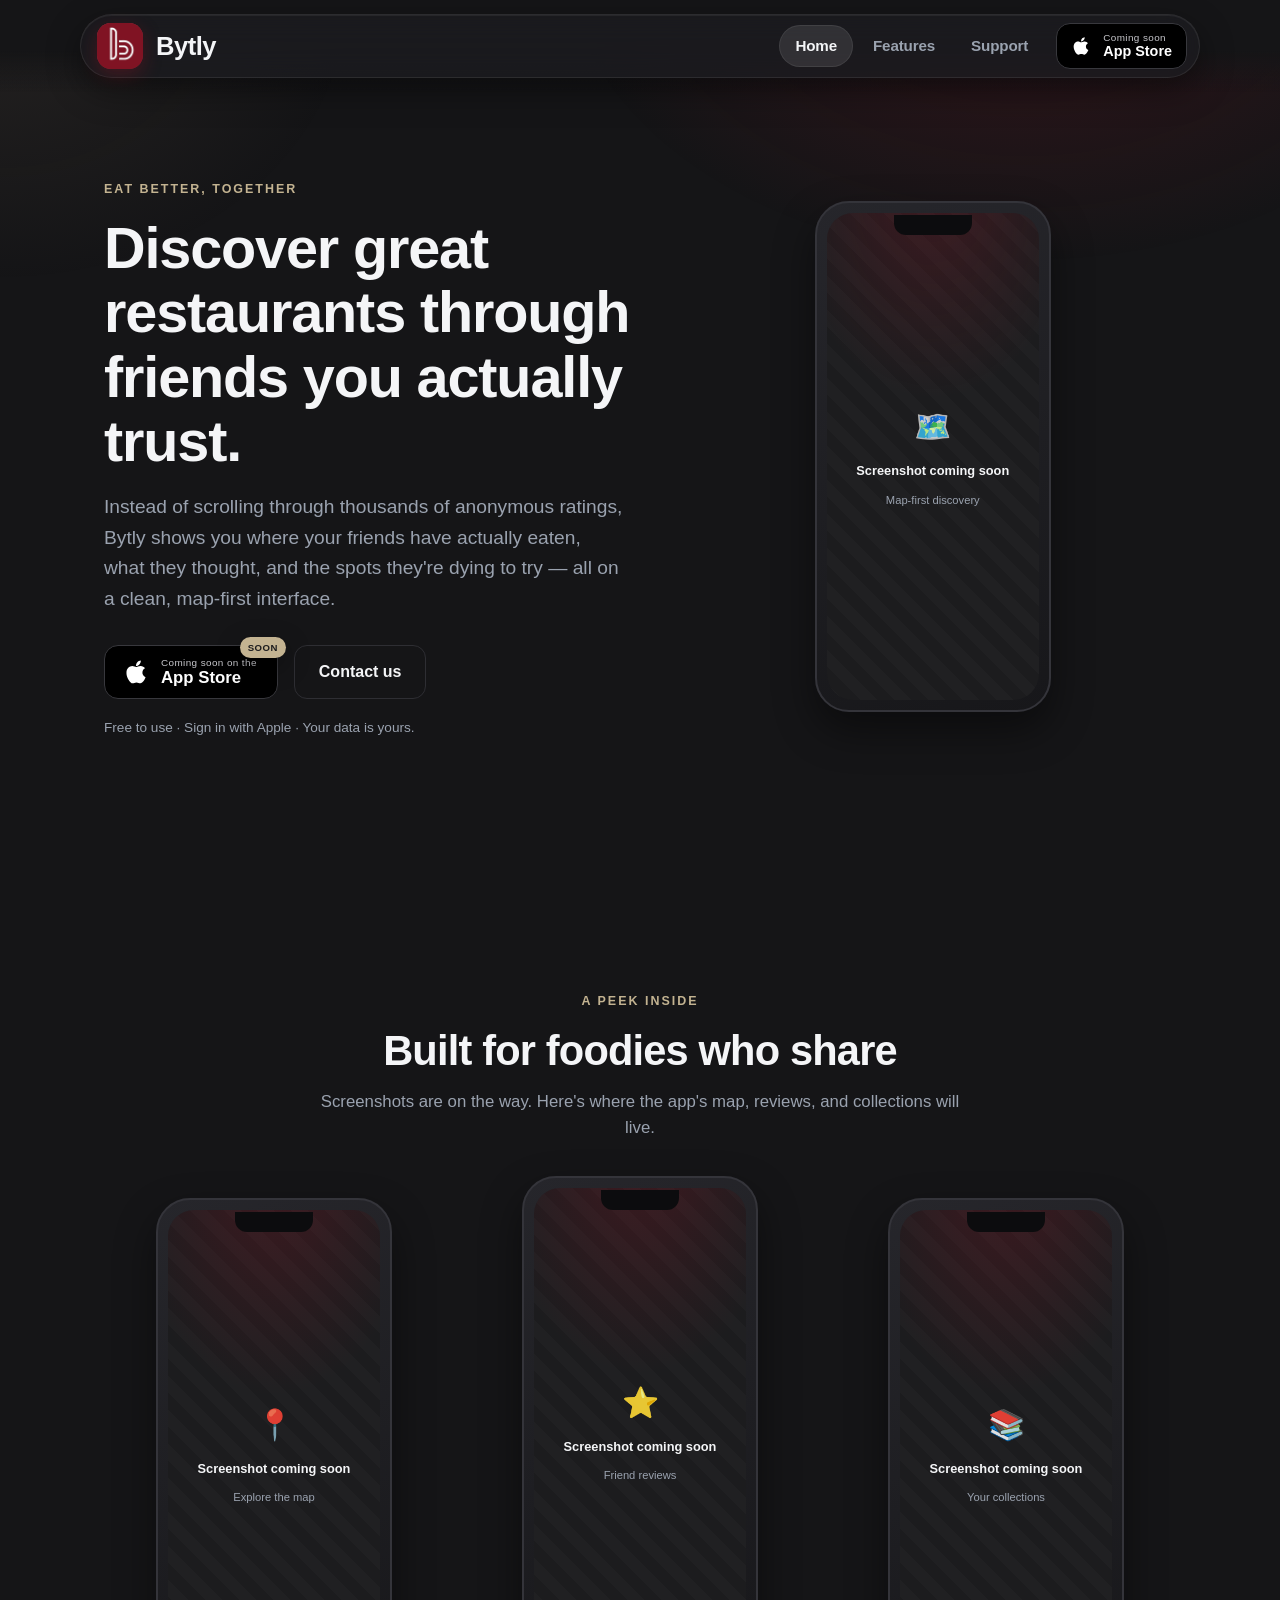
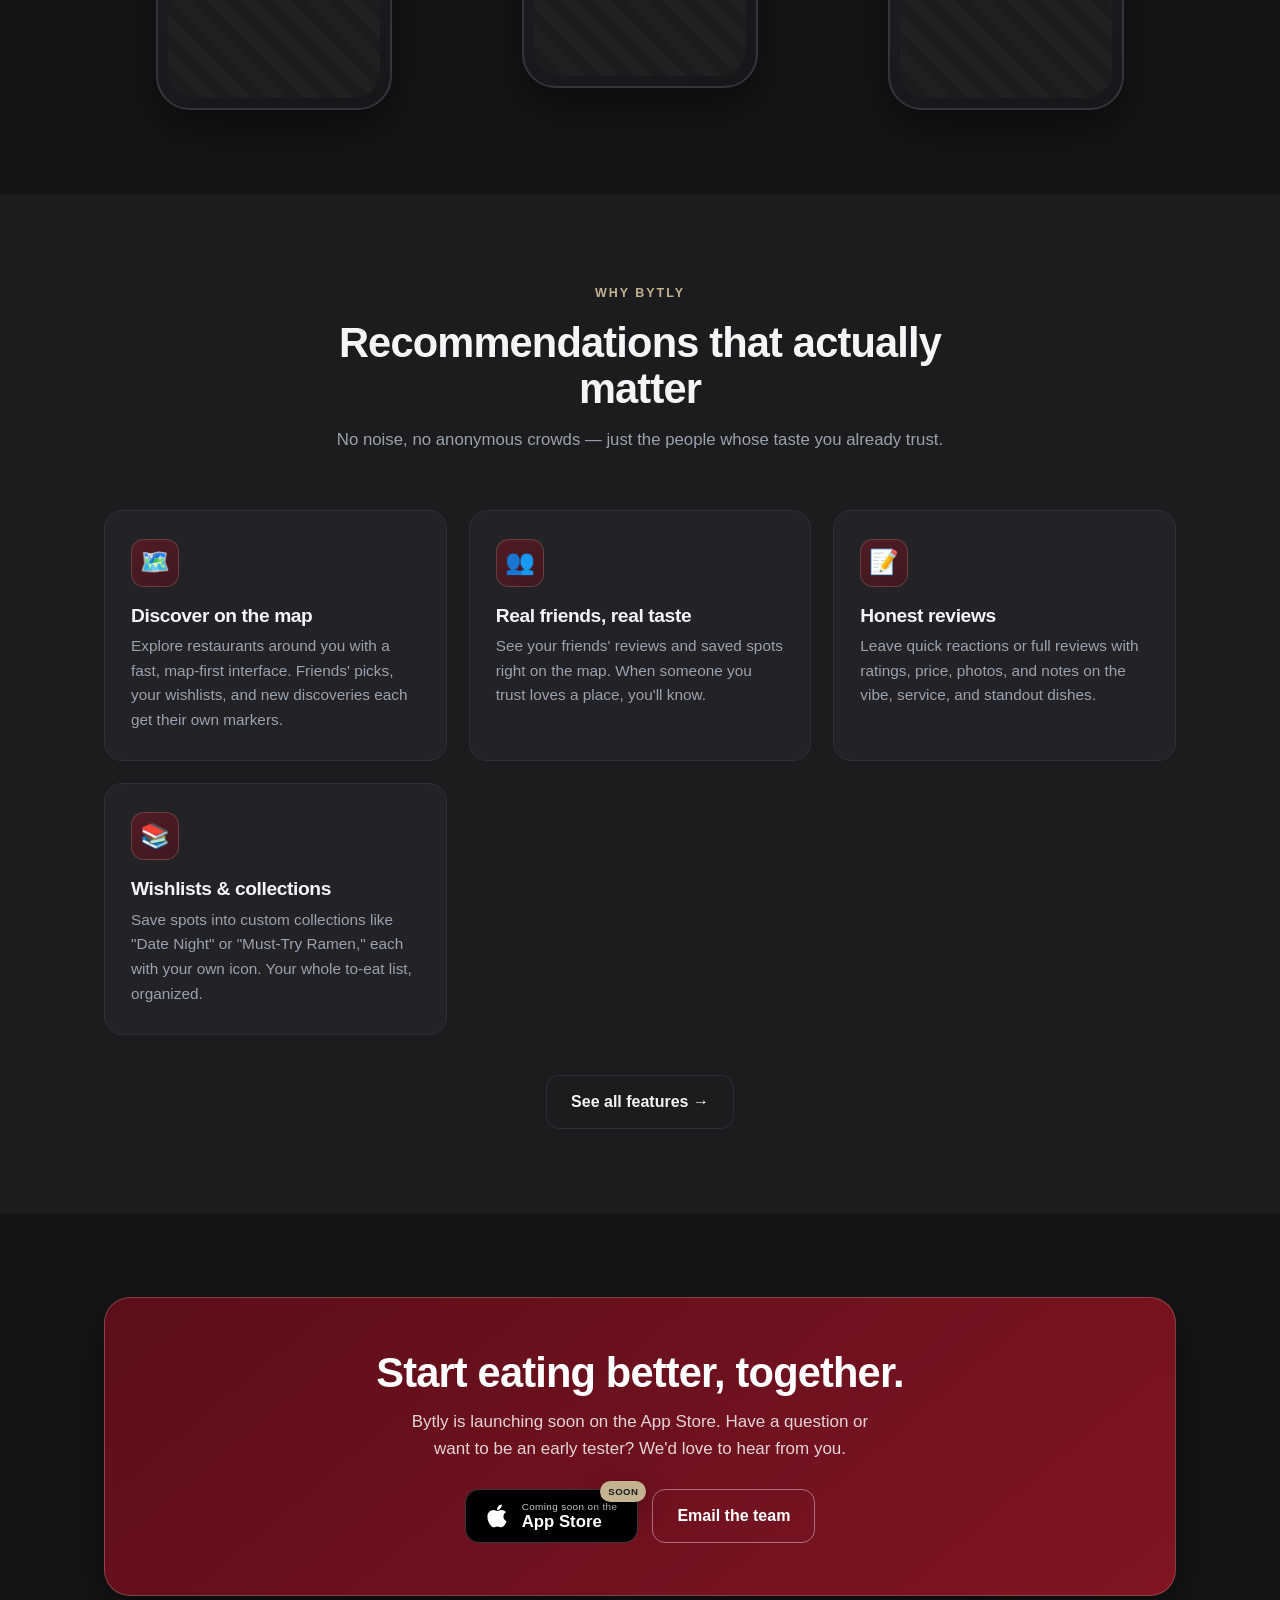
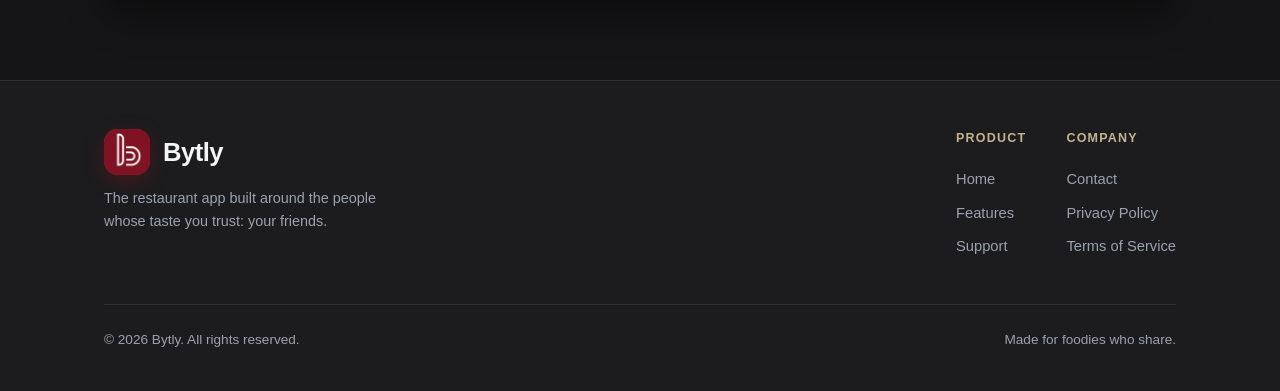
<file: index.html>
<!doctype html>
<html lang="en">
<head>
  <meta charset="utf-8" />
  <meta name="viewport" content="width=device-width, initial-scale=1" />
  <title>Bytly — Discover restaurants through friends you trust</title>
  <meta name="description" content="Bytly is the restaurant app built around the people whose taste you trust: your friends. Discover spots on the map, share honest reviews, and save wishlists." />
  <link rel="icon" type="image/png" href="assets/bytly-icon.png" />
  <link rel="apple-touch-icon" href="assets/bytly-icon.png" />
  <link rel="stylesheet" href="assets/styles.css" />
</head>
<body>

  <!-- ===== Nav ===== -->
  <header class="nav">
    <div class="container">
      <a class="brand" href="index.html">
        <span class="mark"><img src="assets/bytly-icon.png" alt="Bytly logo" /></span>
        <span>Bytly</span>
      </a>
      <button class="nav-toggle" aria-label="Menu" aria-expanded="false">☰</button>
      <nav class="nav-links">
        <a class="link active" href="index.html">Home</a>
        <a class="link" href="features.html">Features</a>
        <a class="link" href="support.html">Support</a>
        <a class="appstore-badge sm" href="#" aria-label="Coming soon to the App Store">
          <svg viewBox="0 0 384 512" fill="currentColor" aria-hidden="true"><path d="M318.7 268c-.2-36.7 16.4-64.4 50-84.8-18.8-26.9-47.2-41.7-84.7-44.6-35.5-2.8-74.3 20.7-88.5 20.7-15 0-49.4-19.7-76.4-19.7C63.3 141.2 4 184.8 4 273.5q0 39.3 14.4 81.2c12.8 36.7 59 126.7 107.2 125.2 25.2-.6 43-17.9 75.8-17.9 31.8 0 48.3 17.9 76.4 17.9 48.6-.7 90.4-82.5 102.6-119.3-65.2-30.7-61.7-90-61.7-92.6zm-56.6-164.2c27.3-32.4 24.8-61.9 24-72.5-24.1 1.4-52 16.4-67.9 34.9-17.5 19.8-27.8 44.3-25.6 71.9 26.1 2 49.9-11.4 69.5-34.3z"/></svg>
          <span class="as-text"><span class="as-small">Coming soon</span><span class="as-big">App Store</span></span>
        </a>
      </nav>
    </div>
  </header>

  <main>
    <!-- ===== Hero ===== -->
    <section class="hero">
      <div class="container hero-grid">
        <div class="hero-copy">
          <span class="eyebrow">Eat better, together</span>
          <h1>Discover great restaurants through friends you actually trust.</h1>
          <p class="lead">Instead of scrolling through thousands of anonymous ratings, Bytly shows you where your friends have actually eaten, what they thought, and the spots they're dying to try — all on a clean, map-first interface.</p>
          <div class="hero-cta">
            <a class="appstore-badge" href="#" aria-label="Coming soon to the App Store">
              <svg viewBox="0 0 384 512" fill="currentColor" aria-hidden="true"><path d="M318.7 268c-.2-36.7 16.4-64.4 50-84.8-18.8-26.9-47.2-41.7-84.7-44.6-35.5-2.8-74.3 20.7-88.5 20.7-15 0-49.4-19.7-76.4-19.7C63.3 141.2 4 184.8 4 273.5q0 39.3 14.4 81.2c12.8 36.7 59 126.7 107.2 125.2 25.2-.6 43-17.9 75.8-17.9 31.8 0 48.3 17.9 76.4 17.9 48.6-.7 90.4-82.5 102.6-119.3-65.2-30.7-61.7-90-61.7-92.6zm-56.6-164.2c27.3-32.4 24.8-61.9 24-72.5-24.1 1.4-52 16.4-67.9 34.9-17.5 19.8-27.8 44.3-25.6 71.9 26.1 2 49.9-11.4 69.5-34.3z"/></svg>
              <span class="as-text"><span class="as-small">Coming soon on the</span><span class="as-big">App Store</span></span>
              <span class="as-ribbon">Soon</span>
            </a>
            <a class="btn btn-ghost" href="support.html">Contact us</a>
          </div>
          <p class="hero-note">Free to use · Sign in with Apple · Your data is yours.</p>
        </div>
        <div class="hero-visual">
          <div class="phone-frame">
            <div class="phone-screen">
              <span class="ph-icon">🗺️</span>
              <span class="ph-label">Screenshot coming soon</span>
              <span class="ph-sub">Map-first discovery</span>
            </div>
          </div>
        </div>
      </div>
    </section>

    <!-- ===== Screenshot showcase ===== -->
    <section>
      <div class="container">
        <div class="section-head">
          <span class="eyebrow">A peek inside</span>
          <h2>Built for foodies who share</h2>
          <p>Screenshots are on the way. Here's where the app's map, reviews, and collections will live.</p>
        </div>
        <div class="showcase">
          <div class="phone-frame">
            <div class="phone-screen">
              <span class="ph-icon">📍</span>
              <span class="ph-label">Screenshot coming soon</span>
              <span class="ph-sub">Explore the map</span>
            </div>
          </div>
          <div class="phone-frame">
            <div class="phone-screen">
              <span class="ph-icon">⭐</span>
              <span class="ph-label">Screenshot coming soon</span>
              <span class="ph-sub">Friend reviews</span>
            </div>
          </div>
          <div class="phone-frame">
            <div class="phone-screen">
              <span class="ph-icon">📚</span>
              <span class="ph-label">Screenshot coming soon</span>
              <span class="ph-sub">Your collections</span>
            </div>
          </div>
        </div>
      </div>
    </section>

    <!-- ===== Feature highlights ===== -->
    <section class="bg-alt">
      <div class="container">
        <div class="section-head">
          <span class="eyebrow">Why Bytly</span>
          <h2>Recommendations that actually matter</h2>
          <p>No noise, no anonymous crowds — just the people whose taste you already trust.</p>
        </div>
        <div class="feature-grid">
          <div class="card">
            <div class="ico">🗺️</div>
            <h3>Discover on the map</h3>
            <p>Explore restaurants around you with a fast, map-first interface. Friends' picks, your wishlists, and new discoveries each get their own markers.</p>
          </div>
          <div class="card">
            <div class="ico">👥</div>
            <h3>Real friends, real taste</h3>
            <p>See your friends' reviews and saved spots right on the map. When someone you trust loves a place, you'll know.</p>
          </div>
          <div class="card">
            <div class="ico">📝</div>
            <h3>Honest reviews</h3>
            <p>Leave quick reactions or full reviews with ratings, price, photos, and notes on the vibe, service, and standout dishes.</p>
          </div>
          <div class="card">
            <div class="ico">📚</div>
            <h3>Wishlists &amp; collections</h3>
            <p>Save spots into custom collections like "Date Night" or "Must-Try Ramen," each with your own icon. Your whole to-eat list, organized.</p>
          </div>
        </div>
        <div style="text-align:center; margin-top:40px;">
          <a class="btn btn-ghost" href="features.html">See all features →</a>
        </div>
      </div>
    </section>

    <!-- ===== CTA band ===== -->
    <section>
      <div class="container">
        <div class="cta-band">
          <h2>Start eating better, together.</h2>
          <p>Bytly is launching soon on the App Store. Have a question or want to be an early tester? We'd love to hear from you.</p>
          <div class="cta-actions">
            <a class="appstore-badge" href="#" aria-label="Coming soon to the App Store">
              <svg viewBox="0 0 384 512" fill="currentColor" aria-hidden="true"><path d="M318.7 268c-.2-36.7 16.4-64.4 50-84.8-18.8-26.9-47.2-41.7-84.7-44.6-35.5-2.8-74.3 20.7-88.5 20.7-15 0-49.4-19.7-76.4-19.7C63.3 141.2 4 184.8 4 273.5q0 39.3 14.4 81.2c12.8 36.7 59 126.7 107.2 125.2 25.2-.6 43-17.9 75.8-17.9 31.8 0 48.3 17.9 76.4 17.9 48.6-.7 90.4-82.5 102.6-119.3-65.2-30.7-61.7-90-61.7-92.6zm-56.6-164.2c27.3-32.4 24.8-61.9 24-72.5-24.1 1.4-52 16.4-67.9 34.9-17.5 19.8-27.8 44.3-25.6 71.9 26.1 2 49.9-11.4 69.5-34.3z"/></svg>
              <span class="as-text"><span class="as-small">Coming soon on the</span><span class="as-big">App Store</span></span>
              <span class="as-ribbon">Soon</span>
            </a>
            <a class="btn btn-ghost" href="mailto:bytly.team@gmail.com">Email the team</a>
          </div>
        </div>
      </div>
    </section>
  </main>

  <!-- ===== Footer ===== -->
  <footer class="footer">
    <div class="container">
      <div class="footer-grid">
        <div>
          <div class="brand"><span class="mark"><img src="assets/bytly-icon.png" alt="Bytly logo" /></span><span>Bytly</span></div>
          <p>The restaurant app built around the people whose taste you trust: your friends.</p>
        </div>
        <div class="footer-links">
          <div class="footer-col">
            <h4>Product</h4>
            <a href="index.html">Home</a>
            <a href="features.html">Features</a>
            <a href="support.html">Support</a>
          </div>
          <div class="footer-col">
            <h4>Company</h4>
            <a href="mailto:bytly.team@gmail.com">Contact</a>
            <a href="privacy.html">Privacy Policy</a>
            <a href="#">Terms of Service</a>
          </div>
        </div>
      </div>
      <div class="footer-bottom">
        <span>&copy; <span data-year>2026</span> Bytly. All rights reserved.</span>
        <span>Made for foodies who share.</span>
      </div>
    </div>
  </footer>

  <script src="assets/script.js"></script>
</body>
</html>
</file>
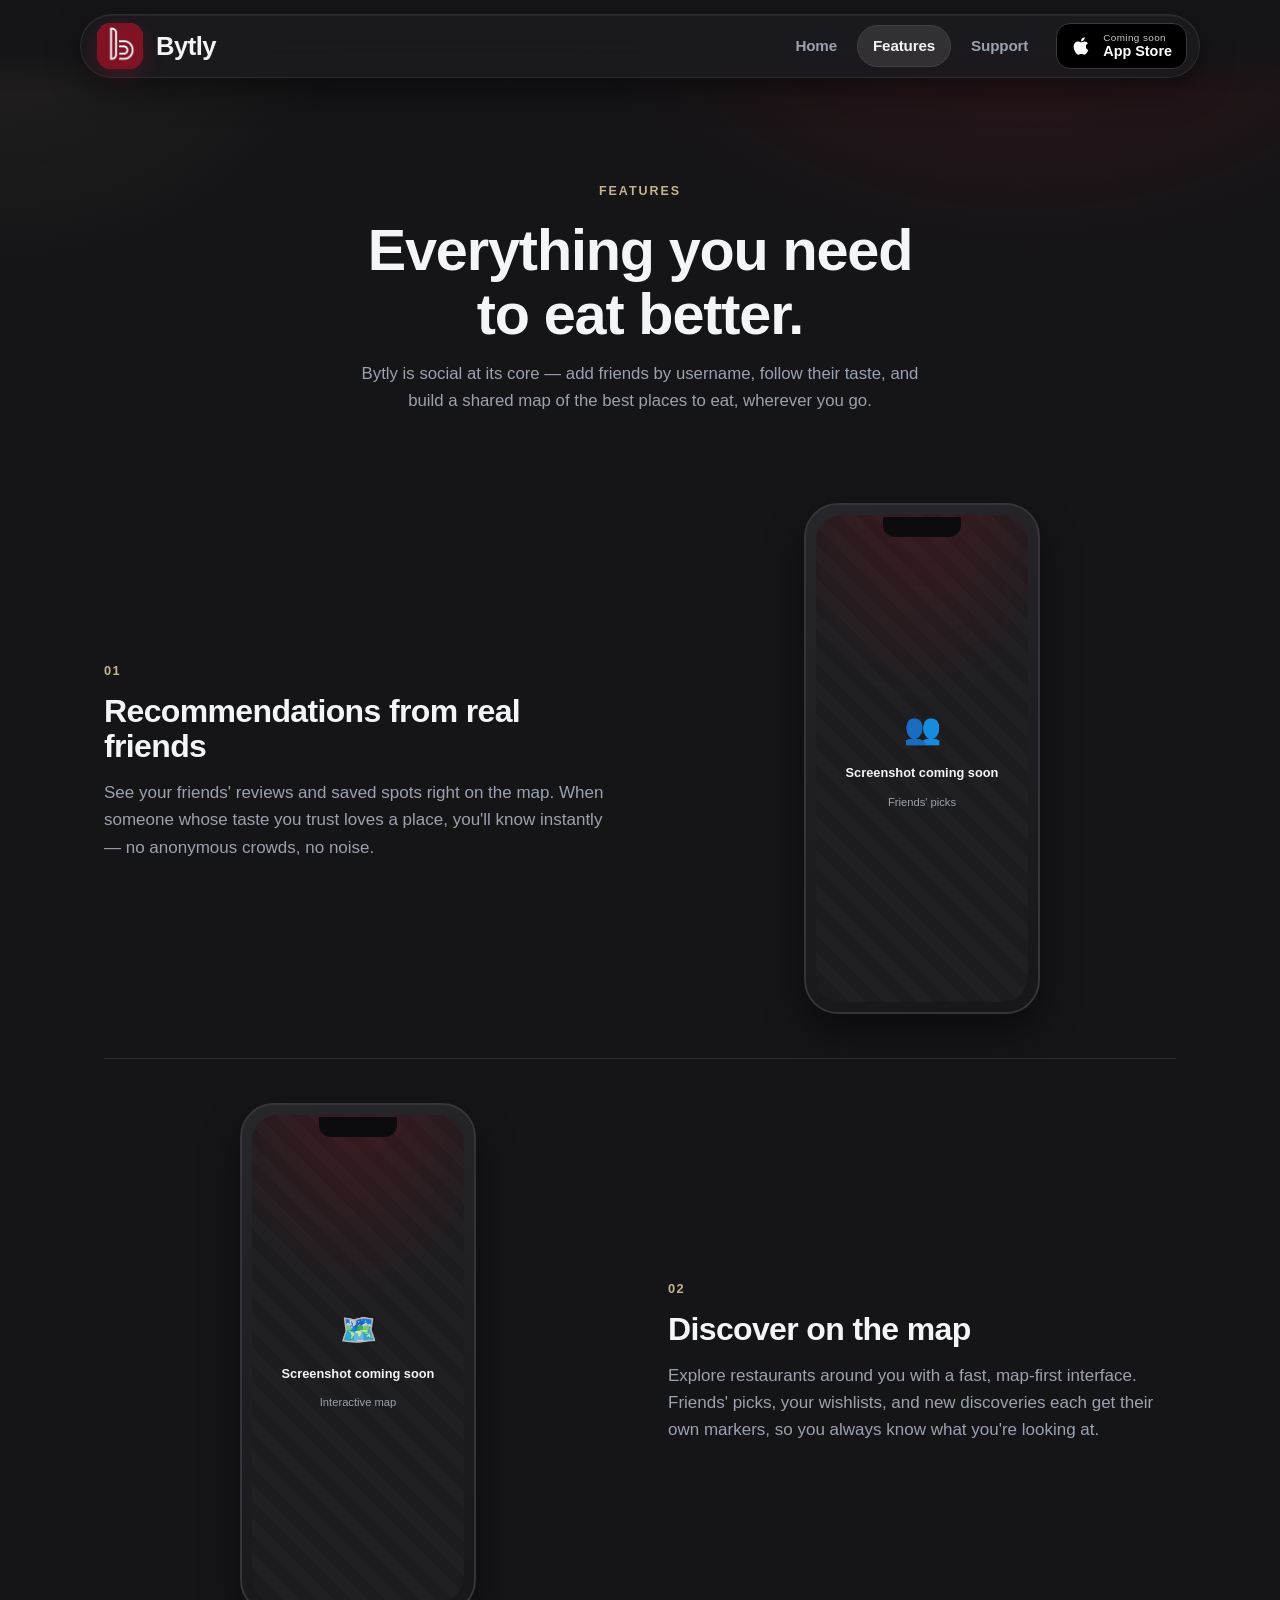
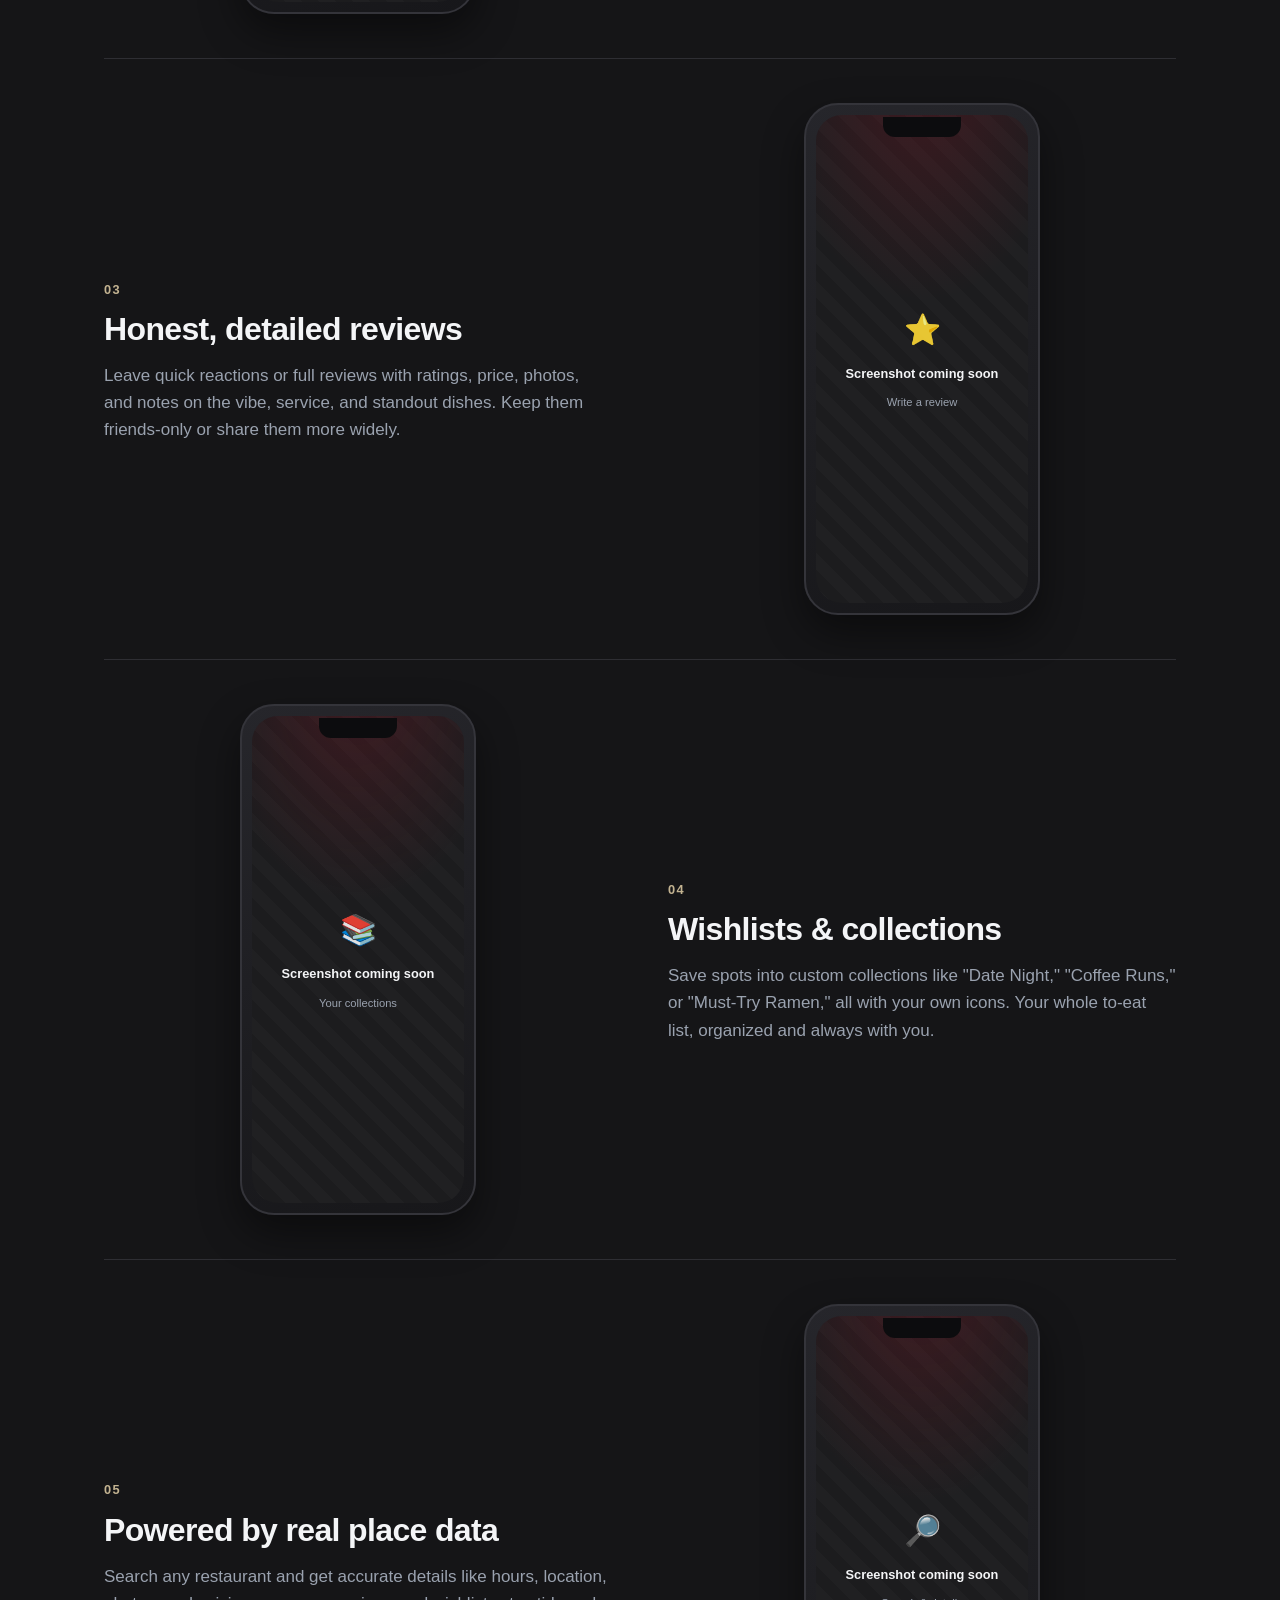
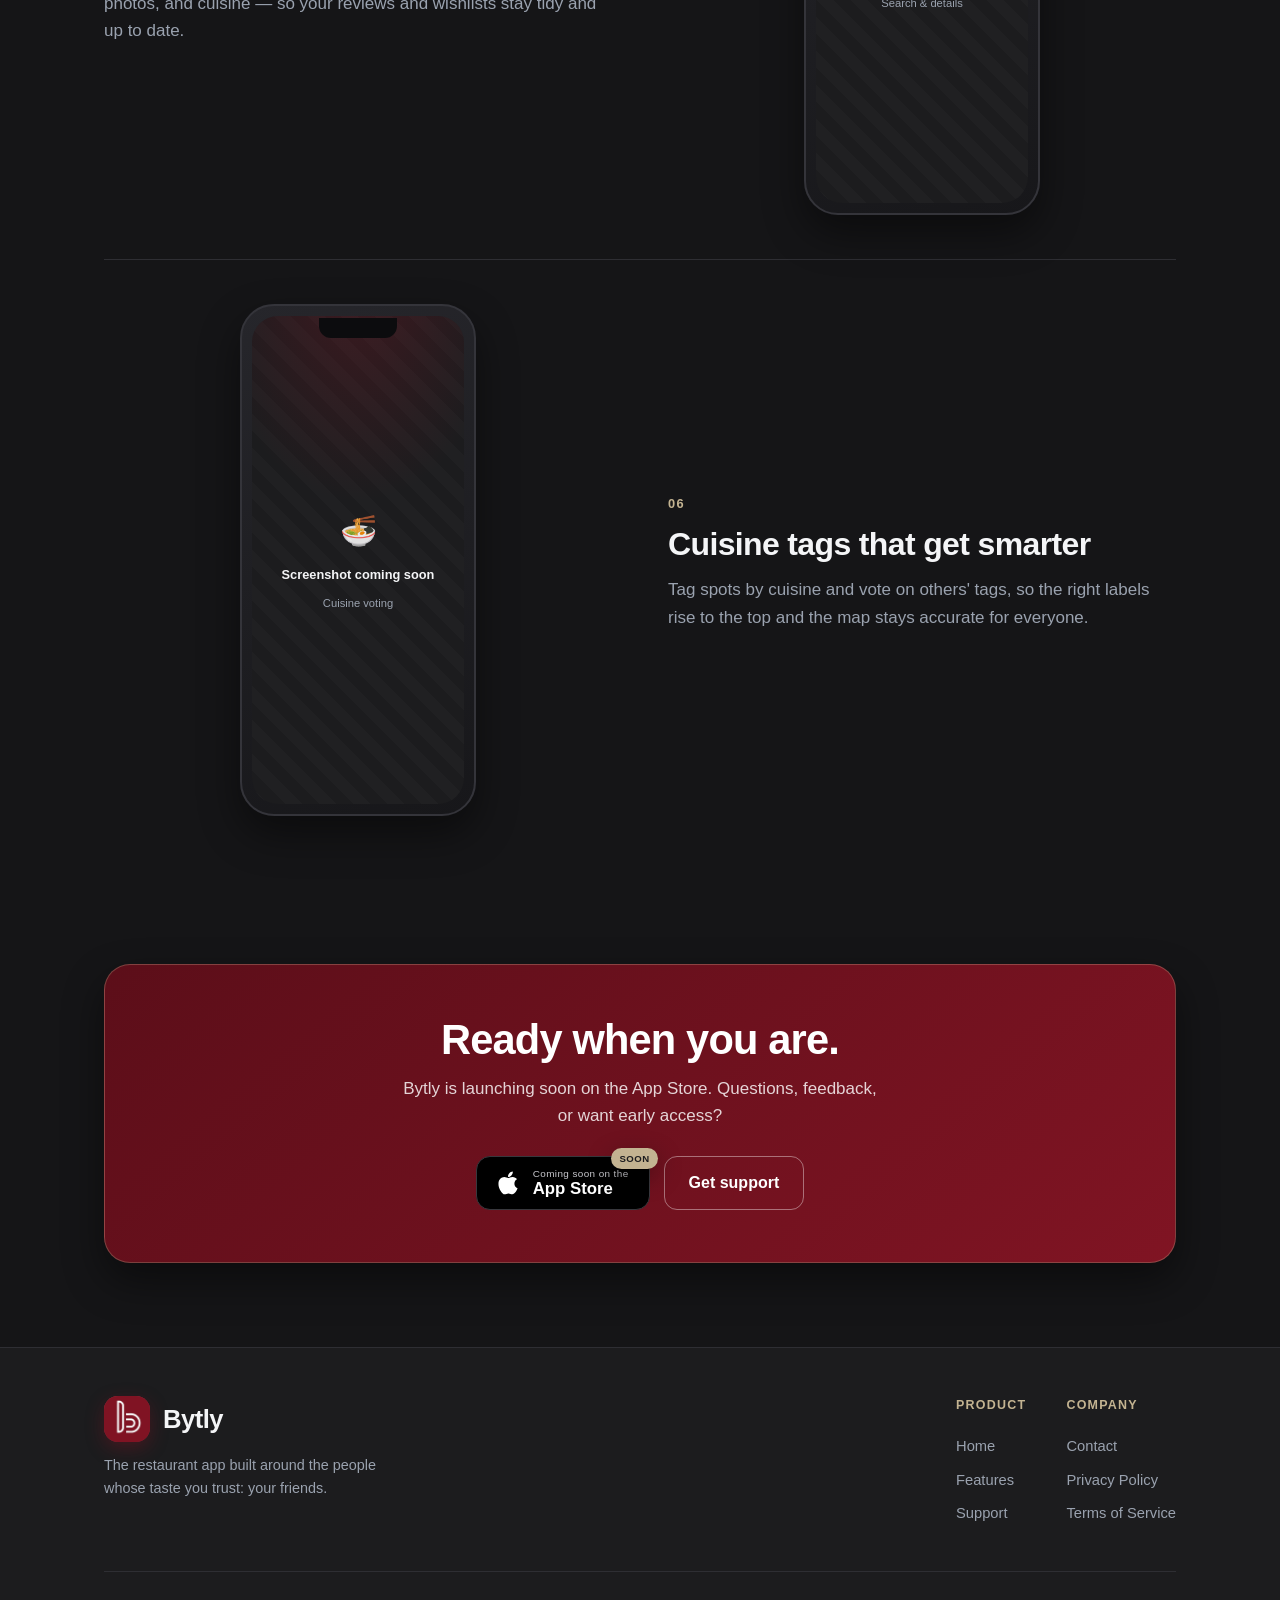
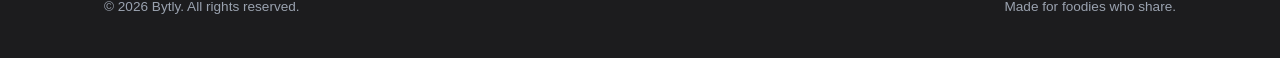
<file: features.html>
<!doctype html>
<html lang="en">
<head>
  <meta charset="utf-8" />
  <meta name="viewport" content="width=device-width, initial-scale=1" />
  <title>Features — Bytly</title>
  <meta name="description" content="Everything Bytly does: map-first discovery, friend reviews, wishlists and collections, real place data, and community cuisine tags." />
  <link rel="icon" type="image/png" href="assets/bytly-icon.png" />
  <link rel="apple-touch-icon" href="assets/bytly-icon.png" />
  <link rel="stylesheet" href="assets/styles.css" />
</head>
<body>

  <!-- ===== Nav ===== -->
  <header class="nav">
    <div class="container">
      <a class="brand" href="index.html">
        <span class="mark"><img src="assets/bytly-icon.png" alt="Bytly logo" /></span>
        <span>Bytly</span>
      </a>
      <button class="nav-toggle" aria-label="Menu" aria-expanded="false">☰</button>
      <nav class="nav-links">
        <a class="link" href="index.html">Home</a>
        <a class="link active" href="features.html">Features</a>
        <a class="link" href="support.html">Support</a>
        <a class="appstore-badge sm" href="#" aria-label="Coming soon to the App Store">
          <svg viewBox="0 0 384 512" fill="currentColor" aria-hidden="true"><path d="M318.7 268c-.2-36.7 16.4-64.4 50-84.8-18.8-26.9-47.2-41.7-84.7-44.6-35.5-2.8-74.3 20.7-88.5 20.7-15 0-49.4-19.7-76.4-19.7C63.3 141.2 4 184.8 4 273.5q0 39.3 14.4 81.2c12.8 36.7 59 126.7 107.2 125.2 25.2-.6 43-17.9 75.8-17.9 31.8 0 48.3 17.9 76.4 17.9 48.6-.7 90.4-82.5 102.6-119.3-65.2-30.7-61.7-90-61.7-92.6zm-56.6-164.2c27.3-32.4 24.8-61.9 24-72.5-24.1 1.4-52 16.4-67.9 34.9-17.5 19.8-27.8 44.3-25.6 71.9 26.1 2 49.9-11.4 69.5-34.3z"/></svg>
          <span class="as-text"><span class="as-small">Coming soon</span><span class="as-big">App Store</span></span>
        </a>
      </nav>
    </div>
  </header>

  <main>
    <!-- ===== Header ===== -->
    <section style="padding-bottom:24px;">
      <div class="container section-head" style="margin-bottom:0;">
        <span class="eyebrow">Features</span>
        <h1>Everything you need to eat better.</h1>
        <p>Bytly is social at its core — add friends by username, follow their taste, and build a shared map of the best places to eat, wherever you go.</p>
      </div>
    </section>

    <!-- ===== Feature rows ===== -->
    <section style="padding-top:20px;">
      <div class="container">

        <div class="feature-row">
          <div class="feature-copy">
            <span class="num">01</span>
            <h2>Recommendations from real friends</h2>
            <p>See your friends' reviews and saved spots right on the map. When someone whose taste you trust loves a place, you'll know instantly — no anonymous crowds, no noise.</p>
          </div>
          <div class="feature-visual">
            <div class="phone-frame"><div class="phone-screen"><span class="ph-icon">👥</span><span class="ph-label">Screenshot coming soon</span><span class="ph-sub">Friends' picks</span></div></div>
          </div>
        </div>

        <div class="feature-row reverse">
          <div class="feature-copy">
            <span class="num">02</span>
            <h2>Discover on the map</h2>
            <p>Explore restaurants around you with a fast, map-first interface. Friends' picks, your wishlists, and new discoveries each get their own markers, so you always know what you're looking at.</p>
          </div>
          <div class="feature-visual visual-first">
            <div class="phone-frame"><div class="phone-screen"><span class="ph-icon">🗺️</span><span class="ph-label">Screenshot coming soon</span><span class="ph-sub">Interactive map</span></div></div>
          </div>
        </div>

        <div class="feature-row">
          <div class="feature-copy">
            <span class="num">03</span>
            <h2>Honest, detailed reviews</h2>
            <p>Leave quick reactions or full reviews with ratings, price, photos, and notes on the vibe, service, and standout dishes. Keep them friends-only or share them more widely.</p>
          </div>
          <div class="feature-visual">
            <div class="phone-frame"><div class="phone-screen"><span class="ph-icon">⭐</span><span class="ph-label">Screenshot coming soon</span><span class="ph-sub">Write a review</span></div></div>
          </div>
        </div>

        <div class="feature-row reverse">
          <div class="feature-copy">
            <span class="num">04</span>
            <h2>Wishlists &amp; collections</h2>
            <p>Save spots into custom collections like "Date Night," "Coffee Runs," or "Must-Try Ramen," all with your own icons. Your whole to-eat list, organized and always with you.</p>
          </div>
          <div class="feature-visual visual-first">
            <div class="phone-frame"><div class="phone-screen"><span class="ph-icon">📚</span><span class="ph-label">Screenshot coming soon</span><span class="ph-sub">Your collections</span></div></div>
          </div>
        </div>

        <div class="feature-row">
          <div class="feature-copy">
            <span class="num">05</span>
            <h2>Powered by real place data</h2>
            <p>Search any restaurant and get accurate details like hours, location, photos, and cuisine — so your reviews and wishlists stay tidy and up to date.</p>
          </div>
          <div class="feature-visual">
            <div class="phone-frame"><div class="phone-screen"><span class="ph-icon">🔎</span><span class="ph-label">Screenshot coming soon</span><span class="ph-sub">Search &amp; details</span></div></div>
          </div>
        </div>

        <div class="feature-row reverse">
          <div class="feature-copy">
            <span class="num">06</span>
            <h2>Cuisine tags that get smarter</h2>
            <p>Tag spots by cuisine and vote on others' tags, so the right labels rise to the top and the map stays accurate for everyone.</p>
          </div>
          <div class="feature-visual visual-first">
            <div class="phone-frame"><div class="phone-screen"><span class="ph-icon">🍜</span><span class="ph-label">Screenshot coming soon</span><span class="ph-sub">Cuisine voting</span></div></div>
          </div>
        </div>

      </div>
    </section>

    <!-- ===== CTA band ===== -->
    <section style="padding-top:20px;">
      <div class="container">
        <div class="cta-band">
          <h2>Ready when you are.</h2>
          <p>Bytly is launching soon on the App Store. Questions, feedback, or want early access?</p>
          <div class="cta-actions">
            <a class="appstore-badge" href="#" aria-label="Coming soon to the App Store">
              <svg viewBox="0 0 384 512" fill="currentColor" aria-hidden="true"><path d="M318.7 268c-.2-36.7 16.4-64.4 50-84.8-18.8-26.9-47.2-41.7-84.7-44.6-35.5-2.8-74.3 20.7-88.5 20.7-15 0-49.4-19.7-76.4-19.7C63.3 141.2 4 184.8 4 273.5q0 39.3 14.4 81.2c12.8 36.7 59 126.7 107.2 125.2 25.2-.6 43-17.9 75.8-17.9 31.8 0 48.3 17.9 76.4 17.9 48.6-.7 90.4-82.5 102.6-119.3-65.2-30.7-61.7-90-61.7-92.6zm-56.6-164.2c27.3-32.4 24.8-61.9 24-72.5-24.1 1.4-52 16.4-67.9 34.9-17.5 19.8-27.8 44.3-25.6 71.9 26.1 2 49.9-11.4 69.5-34.3z"/></svg>
              <span class="as-text"><span class="as-small">Coming soon on the</span><span class="as-big">App Store</span></span>
              <span class="as-ribbon">Soon</span>
            </a>
            <a class="btn btn-ghost" href="support.html">Get support</a>
          </div>
        </div>
      </div>
    </section>
  </main>

  <!-- ===== Footer ===== -->
  <footer class="footer">
    <div class="container">
      <div class="footer-grid">
        <div>
          <div class="brand"><span class="mark"><img src="assets/bytly-icon.png" alt="Bytly logo" /></span><span>Bytly</span></div>
          <p>The restaurant app built around the people whose taste you trust: your friends.</p>
        </div>
        <div class="footer-links">
          <div class="footer-col">
            <h4>Product</h4>
            <a href="index.html">Home</a>
            <a href="features.html">Features</a>
            <a href="support.html">Support</a>
          </div>
          <div class="footer-col">
            <h4>Company</h4>
            <a href="mailto:bytly.team@gmail.com">Contact</a>
            <a href="privacy.html">Privacy Policy</a>
            <a href="#">Terms of Service</a>
          </div>
        </div>
      </div>
      <div class="footer-bottom">
        <span>&copy; <span data-year>2026</span> Bytly. All rights reserved.</span>
        <span>Made for foodies who share.</span>
      </div>
    </div>
  </footer>

  <script src="assets/script.js"></script>
</body>
</html>
</file>
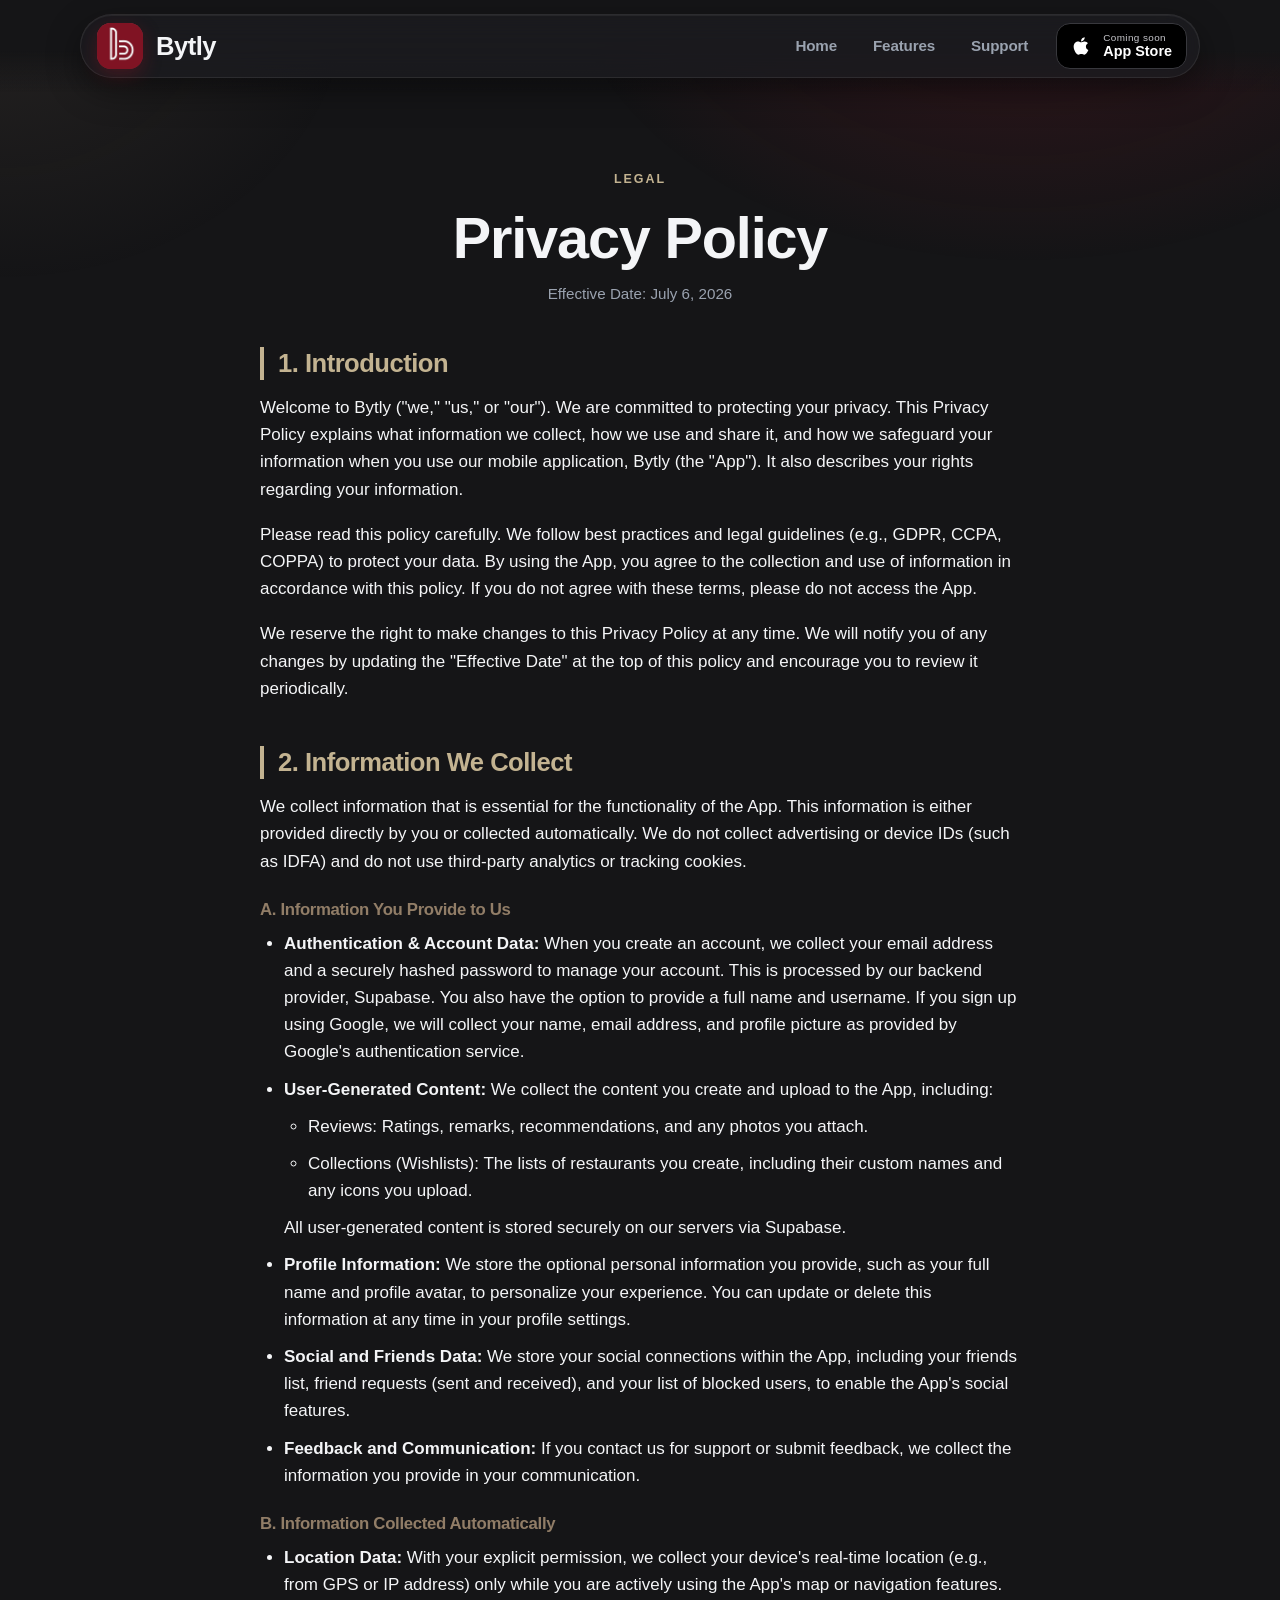
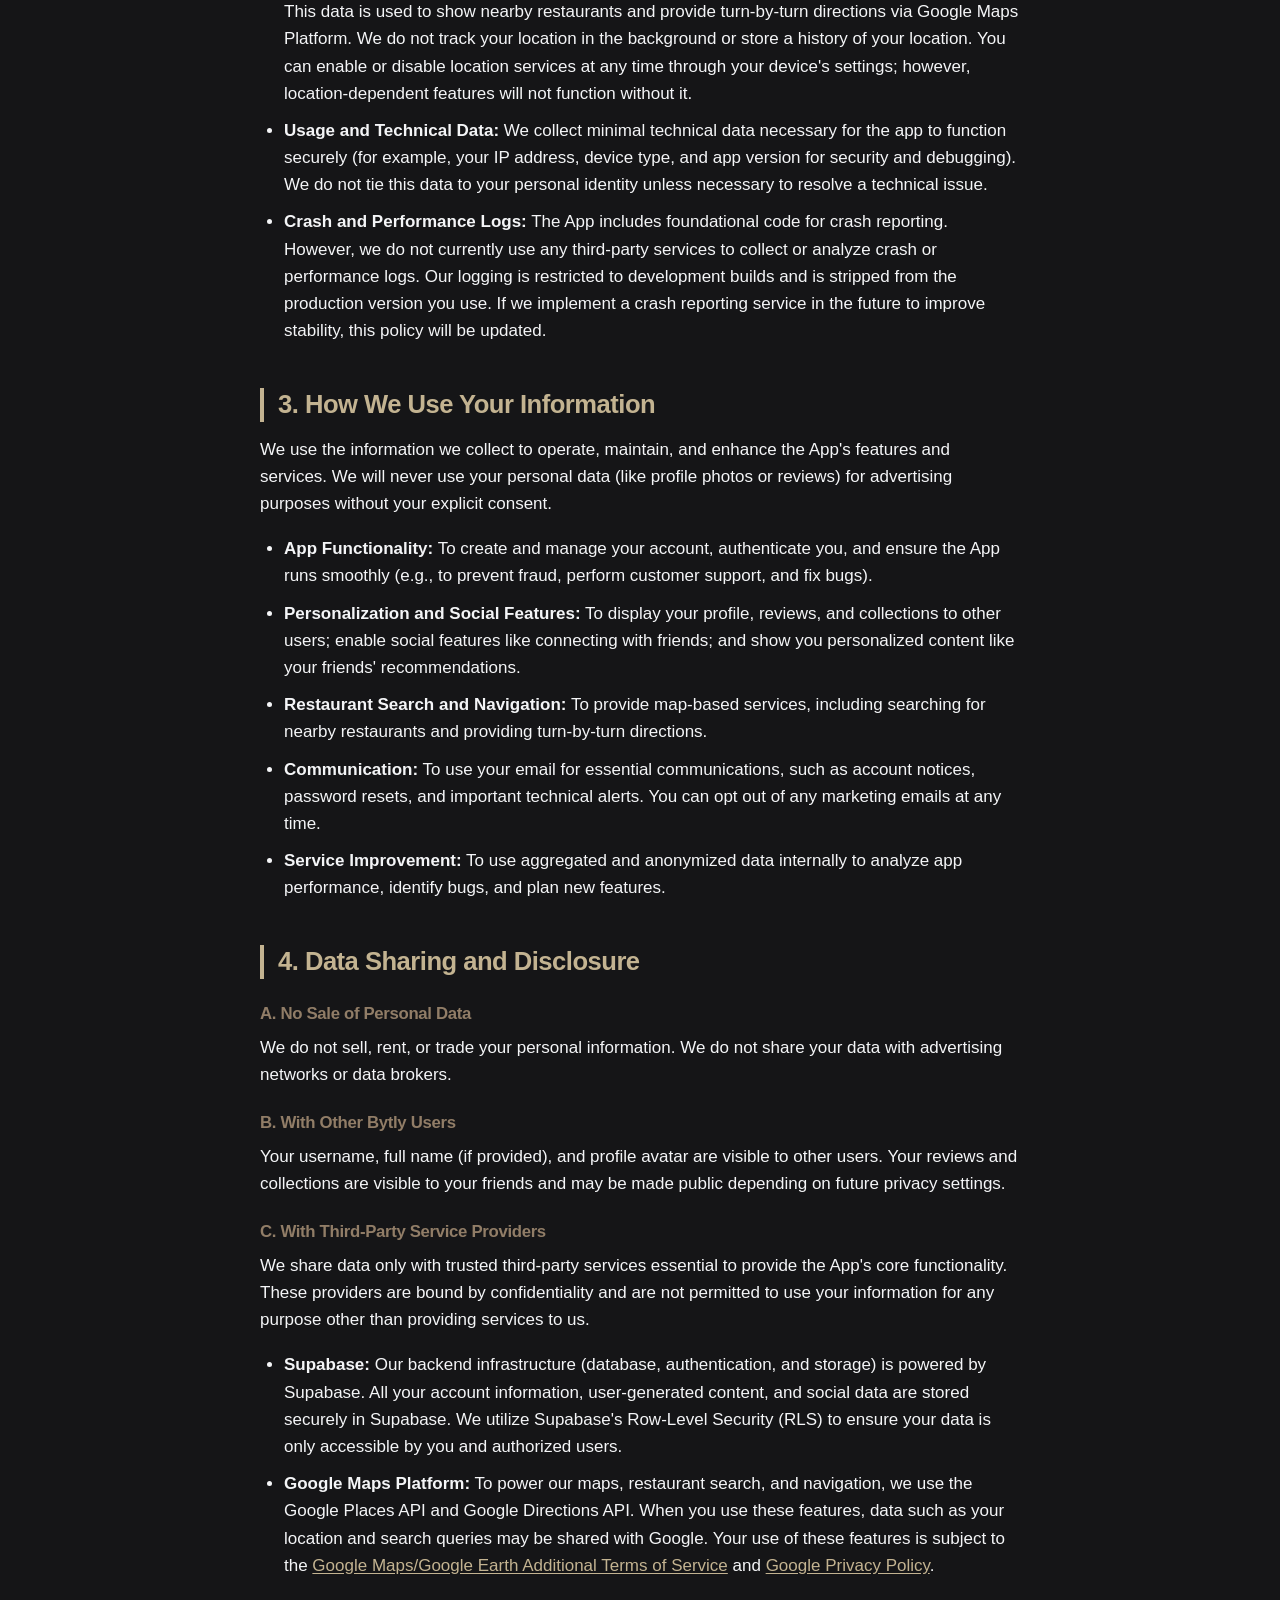
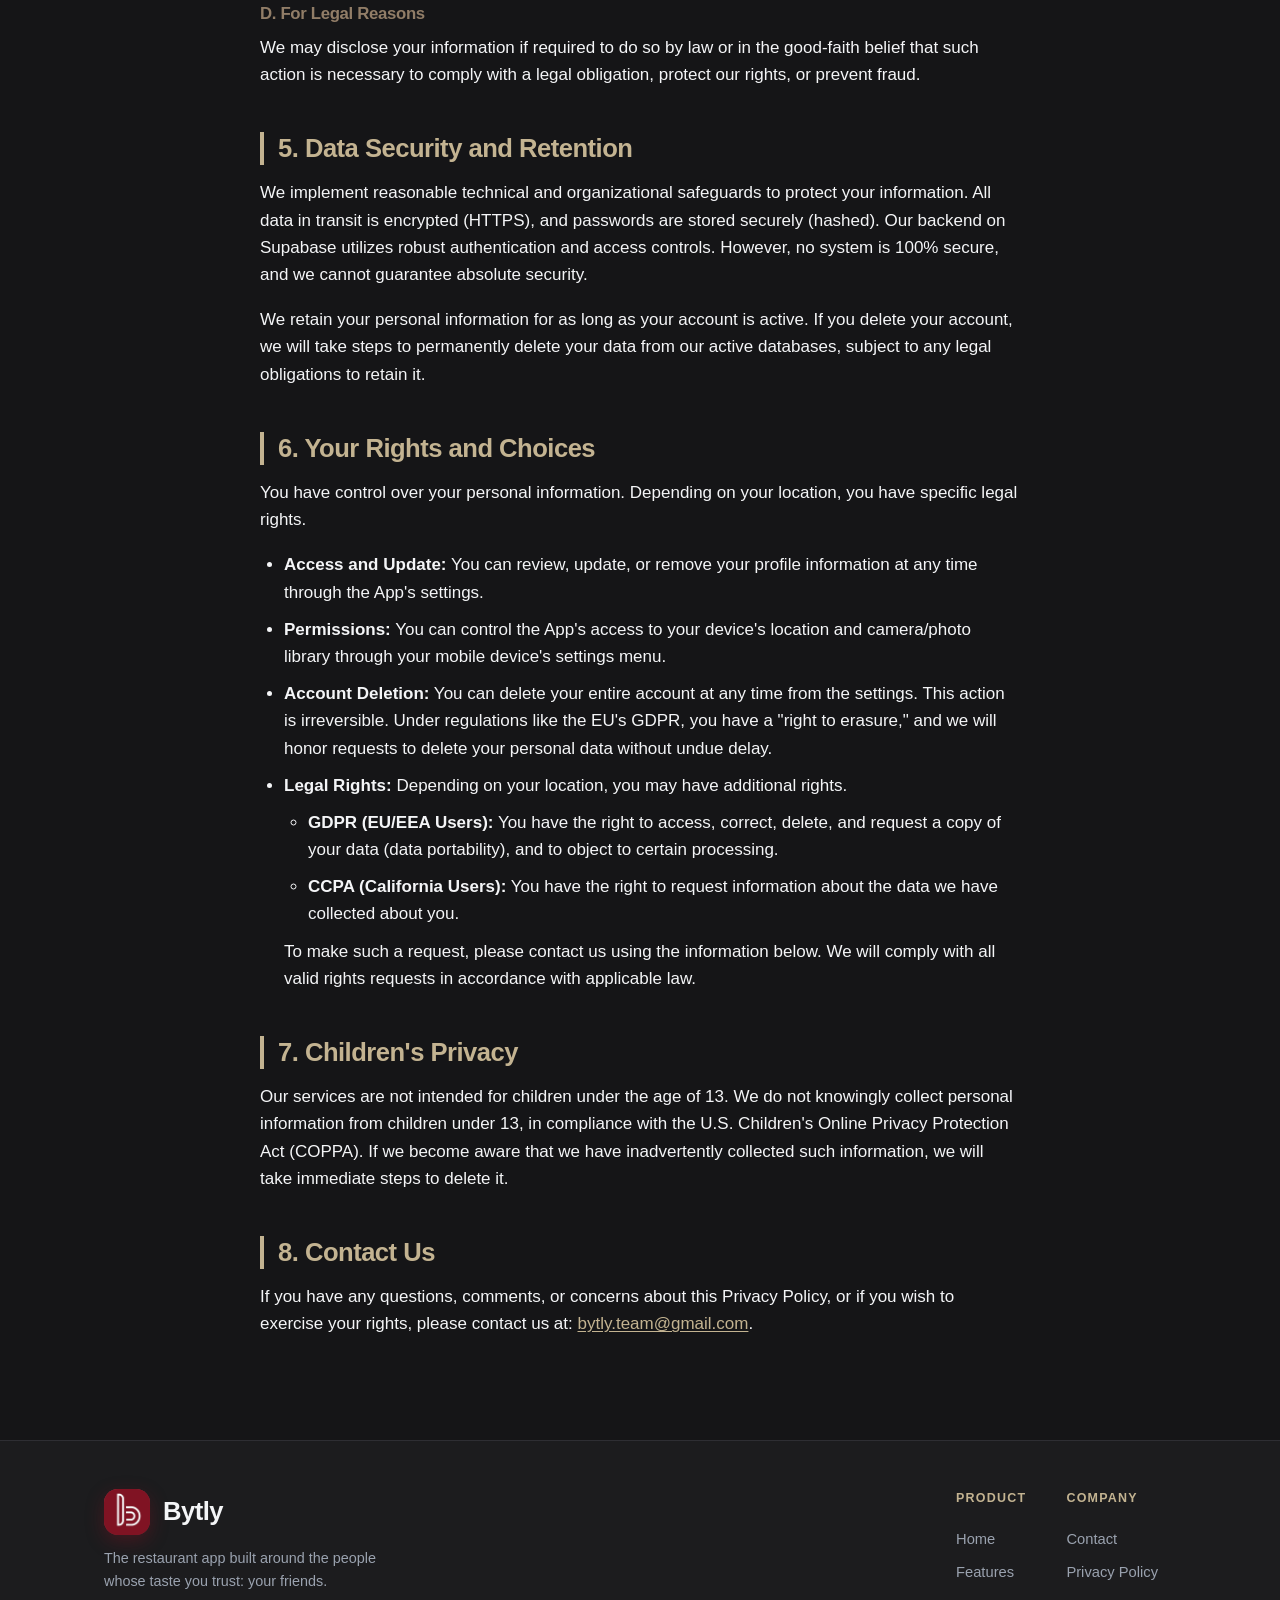
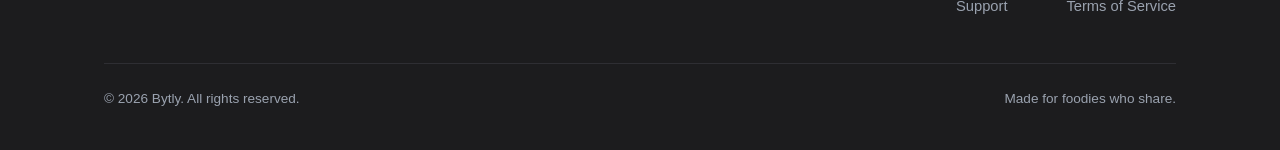
<file: privacy.html>
<!doctype html>
<html lang="en">
<head>
  <meta charset="utf-8" />
  <meta name="viewport" content="width=device-width, initial-scale=1" />
  <title>Bytly — Privacy Policy</title>
  <meta name="description" content="Bytly's Privacy Policy: what information we collect, how we use and share it, and the rights and choices you have over your data." />
  <link rel="icon" type="image/png" href="assets/bytly-icon.png" />
  <link rel="apple-touch-icon" href="assets/bytly-icon.png" />
  <link rel="stylesheet" href="assets/styles.css" />
</head>
<body>

  <!-- ===== Nav ===== -->
  <header class="nav">
    <div class="container">
      <a class="brand" href="index.html">
        <span class="mark"><img src="assets/bytly-icon.png" alt="Bytly logo" /></span>
        <span>Bytly</span>
      </a>
      <button class="nav-toggle" aria-label="Menu" aria-expanded="false">☰</button>
      <nav class="nav-links">
        <a class="link" href="index.html">Home</a>
        <a class="link" href="features.html">Features</a>
        <a class="link" href="support.html">Support</a>
        <a class="appstore-badge sm" href="#" aria-label="Coming soon to the App Store">
          <svg viewBox="0 0 384 512" fill="currentColor" aria-hidden="true"><path d="M318.7 268c-.2-36.7 16.4-64.4 50-84.8-18.8-26.9-47.2-41.7-84.7-44.6-35.5-2.8-74.3 20.7-88.5 20.7-15 0-49.4-19.7-76.4-19.7C63.3 141.2 4 184.8 4 273.5q0 39.3 14.4 81.2c12.8 36.7 59 126.7 107.2 125.2 25.2-.6 43-17.9 75.8-17.9 31.8 0 48.3 17.9 76.4 17.9 48.6-.7 90.4-82.5 102.6-119.3-65.2-30.7-61.7-90-61.7-92.6zm-56.6-164.2c27.3-32.4 24.8-61.9 24-72.5-24.1 1.4-52 16.4-67.9 34.9-17.5 19.8-27.8 44.3-25.6 71.9 26.1 2 49.9-11.4 69.5-34.3z"/></svg>
          <span class="as-text"><span class="as-small">Coming soon</span><span class="as-big">App Store</span></span>
        </a>
      </nav>
    </div>
  </header>

  <main>
    <!-- ===== Page header ===== -->
    <section class="legal-hero">
      <div class="container">
        <span class="eyebrow">Legal</span>
        <h1>Privacy Policy</h1>
        <p class="eff-date">Effective Date: July 6, 2026</p>
      </div>
    </section>

    <!-- ===== Policy body ===== -->
    <section style="padding-top: 32px;">
      <div class="container">
        <div class="legal">

          <h2>1. Introduction</h2>
          <p>Welcome to Bytly ("we," "us," or "our"). We are committed to protecting your privacy. This Privacy Policy explains what information we collect, how we use and share it, and how we safeguard your information when you use our mobile application, Bytly (the "App"). It also describes your rights regarding your information.</p>
          <p>Please read this policy carefully. We follow best practices and legal guidelines (e.g., GDPR, CCPA, COPPA) to protect your data. By using the App, you agree to the collection and use of information in accordance with this policy. If you do not agree with these terms, please do not access the App.</p>
          <p>We reserve the right to make changes to this Privacy Policy at any time. We will notify you of any changes by updating the "Effective Date" at the top of this policy and encourage you to review it periodically.</p>

          <h2>2. Information We Collect</h2>
          <p>We collect information that is essential for the functionality of the App. This information is either provided directly by you or collected automatically. We do not collect advertising or device IDs (such as IDFA) and do not use third-party analytics or tracking cookies.</p>

          <h3>A. Information You Provide to Us</h3>
          <ul>
            <li><strong>Authentication &amp; Account Data:</strong> When you create an account, we collect your email address and a securely hashed password to manage your account. This is processed by our backend provider, Supabase. You also have the option to provide a full name and username. If you sign up using Google, we will collect your name, email address, and profile picture as provided by Google's authentication service.</li>
            <li><strong>User-Generated Content:</strong> We collect the content you create and upload to the App, including:
              <ul>
                <li>Reviews: Ratings, remarks, recommendations, and any photos you attach.</li>
                <li>Collections (Wishlists): The lists of restaurants you create, including their custom names and any icons you upload.</li>
              </ul>
              All user-generated content is stored securely on our servers via Supabase.</li>
            <li><strong>Profile Information:</strong> We store the optional personal information you provide, such as your full name and profile avatar, to personalize your experience. You can update or delete this information at any time in your profile settings.</li>
            <li><strong>Social and Friends Data:</strong> We store your social connections within the App, including your friends list, friend requests (sent and received), and your list of blocked users, to enable the App's social features.</li>
            <li><strong>Feedback and Communication:</strong> If you contact us for support or submit feedback, we collect the information you provide in your communication.</li>
          </ul>

          <h3>B. Information Collected Automatically</h3>
          <ul>
            <li><strong>Location Data:</strong> With your explicit permission, we collect your device's real-time location (e.g., from GPS or IP address) only while you are actively using the App's map or navigation features. This data is used to show nearby restaurants and provide turn-by-turn directions via Google Maps Platform. We do not track your location in the background or store a history of your location. You can enable or disable location services at any time through your device's settings; however, location-dependent features will not function without it.</li>
            <li><strong>Usage and Technical Data:</strong> We collect minimal technical data necessary for the app to function securely (for example, your IP address, device type, and app version for security and debugging). We do not tie this data to your personal identity unless necessary to resolve a technical issue.</li>
            <li><strong>Crash and Performance Logs:</strong> The App includes foundational code for crash reporting. However, we do not currently use any third-party services to collect or analyze crash or performance logs. Our logging is restricted to development builds and is stripped from the production version you use. If we implement a crash reporting service in the future to improve stability, this policy will be updated.</li>
          </ul>

          <h2>3. How We Use Your Information</h2>
          <p>We use the information we collect to operate, maintain, and enhance the App's features and services. We will never use your personal data (like profile photos or reviews) for advertising purposes without your explicit consent.</p>
          <ul>
            <li><strong>App Functionality:</strong> To create and manage your account, authenticate you, and ensure the App runs smoothly (e.g., to prevent fraud, perform customer support, and fix bugs).</li>
            <li><strong>Personalization and Social Features:</strong> To display your profile, reviews, and collections to other users; enable social features like connecting with friends; and show you personalized content like your friends' recommendations.</li>
            <li><strong>Restaurant Search and Navigation:</strong> To provide map-based services, including searching for nearby restaurants and providing turn-by-turn directions.</li>
            <li><strong>Communication:</strong> To use your email for essential communications, such as account notices, password resets, and important technical alerts. You can opt out of any marketing emails at any time.</li>
            <li><strong>Service Improvement:</strong> To use aggregated and anonymized data internally to analyze app performance, identify bugs, and plan new features.</li>
          </ul>

          <h2>4. Data Sharing and Disclosure</h2>

          <h3>A. No Sale of Personal Data</h3>
          <p>We do not sell, rent, or trade your personal information. We do not share your data with advertising networks or data brokers.</p>

          <h3>B. With Other Bytly Users</h3>
          <p>Your username, full name (if provided), and profile avatar are visible to other users. Your reviews and collections are visible to your friends and may be made public depending on future privacy settings.</p>

          <h3>C. With Third-Party Service Providers</h3>
          <p>We share data only with trusted third-party services essential to provide the App's core functionality. These providers are bound by confidentiality and are not permitted to use your information for any purpose other than providing services to us.</p>
          <ul>
            <li><strong>Supabase:</strong> Our backend infrastructure (database, authentication, and storage) is powered by Supabase. All your account information, user-generated content, and social data are stored securely in Supabase. We utilize Supabase's Row-Level Security (RLS) to ensure your data is only accessible by you and authorized users.</li>
            <li><strong>Google Maps Platform:</strong> To power our maps, restaurant search, and navigation, we use the Google Places API and Google Directions API. When you use these features, data such as your location and search queries may be shared with Google. Your use of these features is subject to the <a href="https://maps.google.com/help/terms_maps.html" target="_blank" rel="noopener">Google Maps/Google Earth Additional Terms of Service</a> and <a href="https://www.google.com/policies/privacy/" target="_blank" rel="noopener">Google Privacy Policy</a>.</li>
          </ul>

          <h3>D. For Legal Reasons</h3>
          <p>We may disclose your information if required to do so by law or in the good-faith belief that such action is necessary to comply with a legal obligation, protect our rights, or prevent fraud.</p>

          <h2>5. Data Security and Retention</h2>
          <p>We implement reasonable technical and organizational safeguards to protect your information. All data in transit is encrypted (HTTPS), and passwords are stored securely (hashed). Our backend on Supabase utilizes robust authentication and access controls. However, no system is 100% secure, and we cannot guarantee absolute security.</p>
          <p>We retain your personal information for as long as your account is active. If you delete your account, we will take steps to permanently delete your data from our active databases, subject to any legal obligations to retain it.</p>

          <h2>6. Your Rights and Choices</h2>
          <p>You have control over your personal information. Depending on your location, you have specific legal rights.</p>
          <ul>
            <li><strong>Access and Update:</strong> You can review, update, or remove your profile information at any time through the App's settings.</li>
            <li><strong>Permissions:</strong> You can control the App's access to your device's location and camera/photo library through your mobile device's settings menu.</li>
            <li><strong>Account Deletion:</strong> You can delete your entire account at any time from the settings. This action is irreversible. Under regulations like the EU's GDPR, you have a "right to erasure," and we will honor requests to delete your personal data without undue delay.</li>
            <li><strong>Legal Rights:</strong> Depending on your location, you may have additional rights.
              <ul>
                <li><strong>GDPR (EU/EEA Users):</strong> You have the right to access, correct, delete, and request a copy of your data (data portability), and to object to certain processing.</li>
                <li><strong>CCPA (California Users):</strong> You have the right to request information about the data we have collected about you.</li>
              </ul>
              To make such a request, please contact us using the information below. We will comply with all valid rights requests in accordance with applicable law.</li>
          </ul>

          <h2>7. Children's Privacy</h2>
          <p>Our services are not intended for children under the age of 13. We do not knowingly collect personal information from children under 13, in compliance with the U.S. Children's Online Privacy Protection Act (COPPA). If we become aware that we have inadvertently collected such information, we will take immediate steps to delete it.</p>

          <h2>8. Contact Us</h2>
          <p>If you have any questions, comments, or concerns about this Privacy Policy, or if you wish to exercise your rights, please contact us at: <a href="mailto:bytly.team@gmail.com">bytly.team@gmail.com</a>.</p>

        </div>
      </div>
    </section>
  </main>

  <!-- ===== Footer ===== -->
  <footer class="footer">
    <div class="container">
      <div class="footer-grid">
        <div>
          <div class="brand"><span class="mark"><img src="assets/bytly-icon.png" alt="Bytly logo" /></span><span>Bytly</span></div>
          <p>The restaurant app built around the people whose taste you trust: your friends.</p>
        </div>
        <div class="footer-links">
          <div class="footer-col">
            <h4>Product</h4>
            <a href="index.html">Home</a>
            <a href="features.html">Features</a>
            <a href="support.html">Support</a>
          </div>
          <div class="footer-col">
            <h4>Company</h4>
            <a href="mailto:bytly.team@gmail.com">Contact</a>
            <a href="privacy.html">Privacy Policy</a>
            <a href="#">Terms of Service</a>
          </div>
        </div>
      </div>
      <div class="footer-bottom">
        <span>&copy; <span data-year>2026</span> Bytly. All rights reserved.</span>
        <span>Made for foodies who share.</span>
      </div>
    </div>
  </footer>

  <script src="assets/script.js"></script>
</body>
</html>
</file>
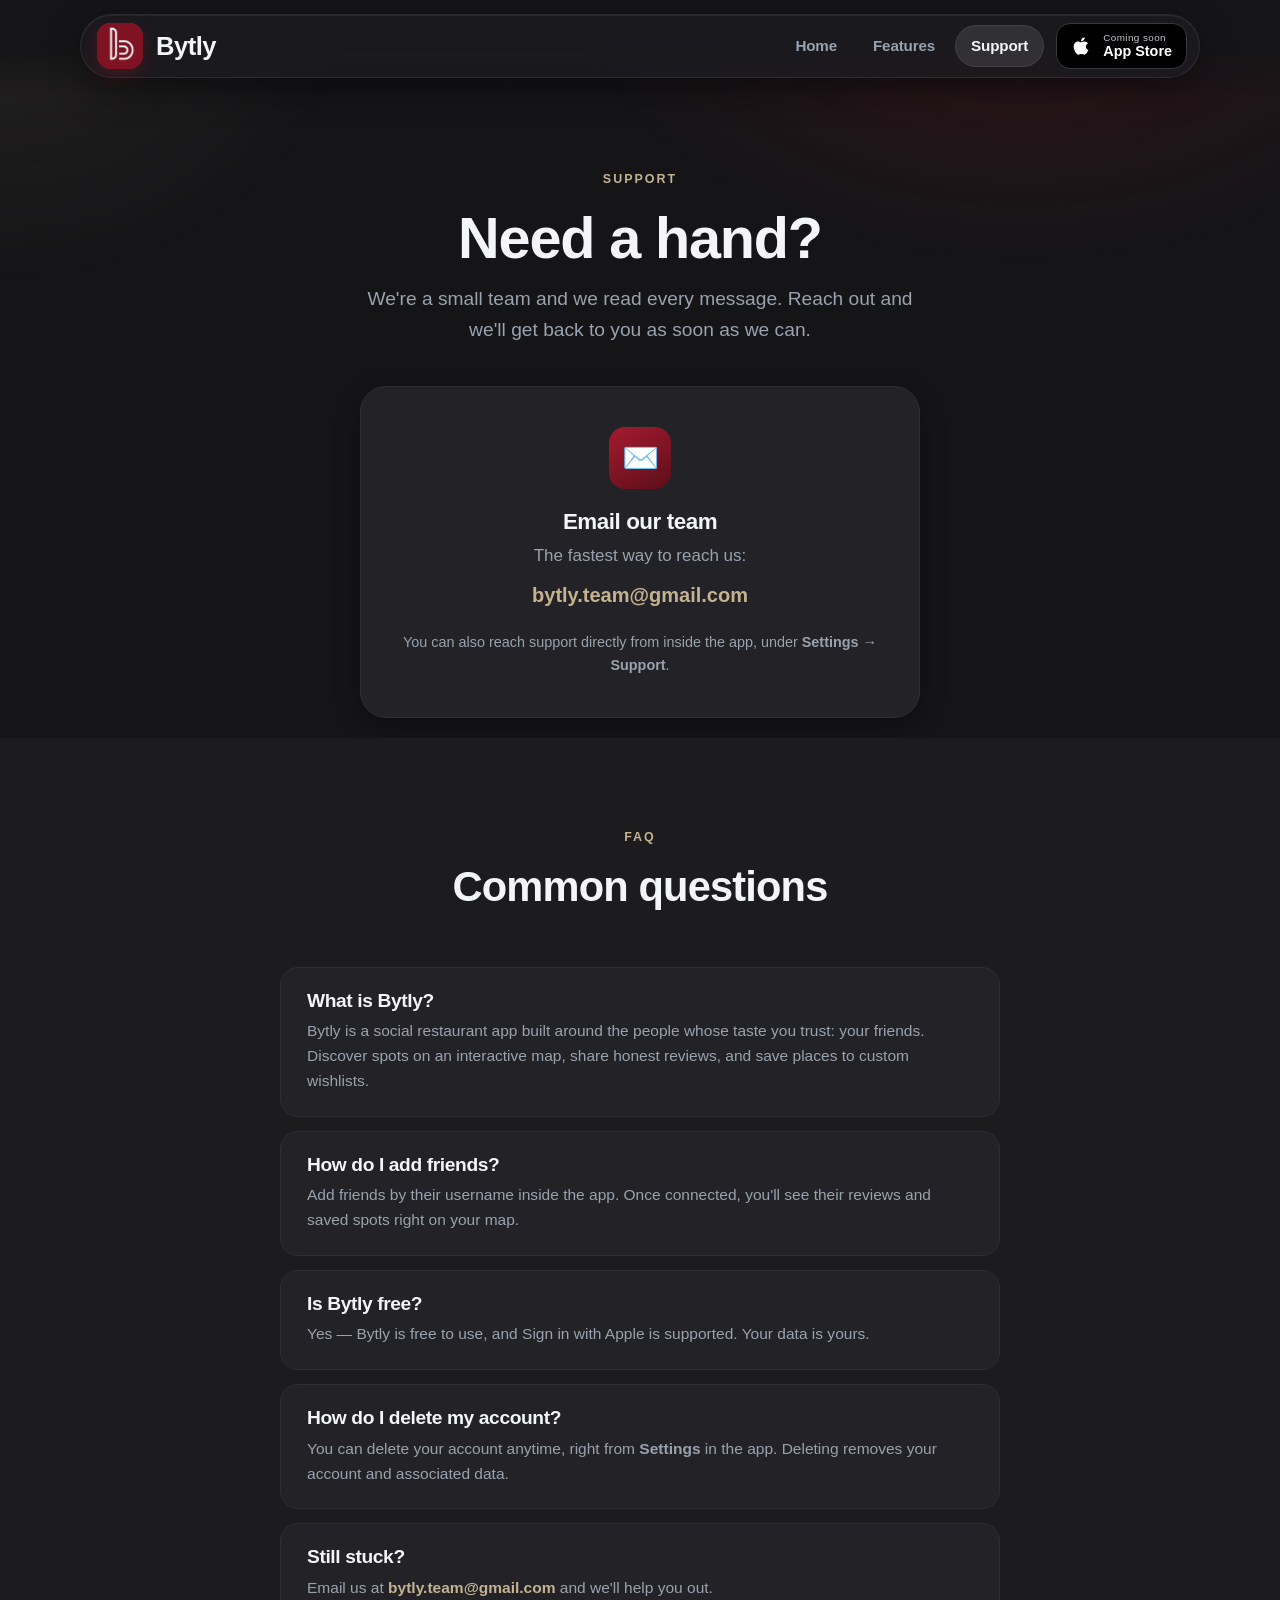
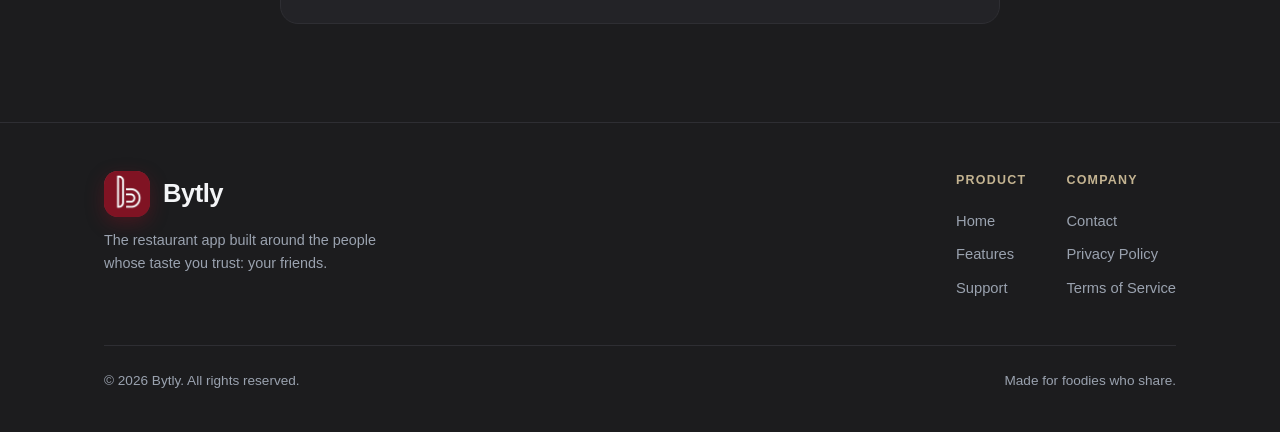
<file: support.html>
<!doctype html>
<html lang="en">
<head>
  <meta charset="utf-8" />
  <meta name="viewport" content="width=device-width, initial-scale=1" />
  <title>Support — Bytly</title>
  <meta name="description" content="Get help with Bytly. Contact our team at bytly.team@gmail.com and find answers to common questions." />
  <link rel="icon" type="image/png" href="assets/bytly-icon.png" />
  <link rel="apple-touch-icon" href="assets/bytly-icon.png" />
  <link rel="stylesheet" href="assets/styles.css" />
</head>
<body>

  <!-- ===== Nav ===== -->
  <header class="nav">
    <div class="container">
      <a class="brand" href="index.html">
        <span class="mark"><img src="assets/bytly-icon.png" alt="Bytly logo" /></span>
        <span>Bytly</span>
      </a>
      <button class="nav-toggle" aria-label="Menu" aria-expanded="false">☰</button>
      <nav class="nav-links">
        <a class="link" href="index.html">Home</a>
        <a class="link" href="features.html">Features</a>
        <a class="link active" href="support.html">Support</a>
        <a class="appstore-badge sm" href="#" aria-label="Coming soon to the App Store">
          <svg viewBox="0 0 384 512" fill="currentColor" aria-hidden="true"><path d="M318.7 268c-.2-36.7 16.4-64.4 50-84.8-18.8-26.9-47.2-41.7-84.7-44.6-35.5-2.8-74.3 20.7-88.5 20.7-15 0-49.4-19.7-76.4-19.7C63.3 141.2 4 184.8 4 273.5q0 39.3 14.4 81.2c12.8 36.7 59 126.7 107.2 125.2 25.2-.6 43-17.9 75.8-17.9 31.8 0 48.3 17.9 76.4 17.9 48.6-.7 90.4-82.5 102.6-119.3-65.2-30.7-61.7-90-61.7-92.6zm-56.6-164.2c27.3-32.4 24.8-61.9 24-72.5-24.1 1.4-52 16.4-67.9 34.9-17.5 19.8-27.8 44.3-25.6 71.9 26.1 2 49.9-11.4 69.5-34.3z"/></svg>
          <span class="as-text"><span class="as-small">Coming soon</span><span class="as-big">App Store</span></span>
        </a>
      </nav>
    </div>
  </header>

  <main>
    <!-- ===== Support hero + contact card ===== -->
    <section class="support-hero">
      <div class="container">
        <span class="eyebrow">Support</span>
        <h1>Need a hand?</h1>
        <p class="lead" style="max-width:560px; margin:14px auto 40px;">We're a small team and we read every message. Reach out and we'll get back to you as soon as we can.</p>

        <div class="contact-card">
          <div class="ico">✉️</div>
          <h2 style="font-size:1.4rem;">Email our team</h2>
          <p class="muted" style="margin:8px 0 4px;">The fastest way to reach us:</p>
          <a class="email" href="mailto:bytly.team@gmail.com">bytly.team@gmail.com</a>
          <p class="muted" style="margin-top:20px; font-size:0.9rem;">You can also reach support directly from inside the app, under <strong>Settings → Support</strong>.</p>
        </div>
      </div>
    </section>

    <!-- ===== FAQ ===== -->
    <section class="bg-alt">
      <div class="container">
        <div class="section-head">
          <span class="eyebrow">FAQ</span>
          <h2>Common questions</h2>
        </div>
        <div class="faq">
          <div class="faq-item">
            <h3>What is Bytly?</h3>
            <p>Bytly is a social restaurant app built around the people whose taste you trust: your friends. Discover spots on an interactive map, share honest reviews, and save places to custom wishlists.</p>
          </div>
          <div class="faq-item">
            <h3>How do I add friends?</h3>
            <p>Add friends by their username inside the app. Once connected, you'll see their reviews and saved spots right on your map.</p>
          </div>
          <div class="faq-item">
            <h3>Is Bytly free?</h3>
            <p>Yes — Bytly is free to use, and Sign in with Apple is supported. Your data is yours.</p>
          </div>
          <div class="faq-item">
            <h3>How do I delete my account?</h3>
            <p>You can delete your account anytime, right from <strong>Settings</strong> in the app. Deleting removes your account and associated data.</p>
          </div>
          <div class="faq-item">
            <h3>Still stuck?</h3>
            <p>Email us at <a href="mailto:bytly.team@gmail.com" style="color:var(--gold); font-weight:700;">bytly.team@gmail.com</a> and we'll help you out.</p>
          </div>
        </div>
      </div>
    </section>
  </main>

  <!-- ===== Footer ===== -->
  <footer class="footer">
    <div class="container">
      <div class="footer-grid">
        <div>
          <div class="brand"><span class="mark"><img src="assets/bytly-icon.png" alt="Bytly logo" /></span><span>Bytly</span></div>
          <p>The restaurant app built around the people whose taste you trust: your friends.</p>
        </div>
        <div class="footer-links">
          <div class="footer-col">
            <h4>Product</h4>
            <a href="index.html">Home</a>
            <a href="features.html">Features</a>
            <a href="support.html">Support</a>
          </div>
          <div class="footer-col">
            <h4>Company</h4>
            <a href="mailto:bytly.team@gmail.com">Contact</a>
            <a href="privacy.html">Privacy Policy</a>
            <a href="#">Terms of Service</a>
          </div>
        </div>
      </div>
      <div class="footer-bottom">
        <span>&copy; <span data-year>2026</span> Bytly. All rights reserved.</span>
        <span>Made for foodies who share.</span>
      </div>
    </div>
  </footer>

  <script src="assets/script.js"></script>
</body>
</html>
</file>
<file: assets/styles.css>
/* ============================================================
   Bytly marketing site — shared design system (dark only)
   Palette derived from the app's constants/Colors.ts
   ============================================================ */

:root {
  /* Backgrounds */
  --bg: #151517;
  --bg-elevated: #1c1c1e;   /* app's darkAsh */
  --card: #232327;
  --card-hover: #2a2a2f;

  /* Brand */
  --maroon: #801423;
  --maroon-bright: #a51b30;
  --maroon-deep: #5c0e19;

  /* Gold accents */
  --gold: #c3b391;          /* cream-gold */
  --gold-muted: #917d67;    /* golden ash */

  /* Text */
  --text: #f4f5f7;
  --text-muted: #9aa2af;
  --on-maroon: #ffffff;

  /* Lines & effects */
  --border: #2e2e33;
  --shadow: 0 18px 40px rgba(0, 0, 0, 0.45);
  --shadow-soft: 0 8px 24px rgba(0, 0, 0, 0.35);

  /* Metrics */
  --radius: 18px;
  --radius-lg: 26px;
  --maxw: 1120px;
  --nav-h: 90px;

  --font: -apple-system, BlinkMacSystemFont, "Segoe UI", Roboto, Helvetica,
    Arial, "Apple Color Emoji", "Segoe UI Emoji", sans-serif;
}

/* --------------------------------------------------------- Reset */
* { box-sizing: border-box; margin: 0; padding: 0; }

html { scroll-behavior: smooth; overflow-x: hidden; }

body {
  font-family: var(--font);
  background: var(--bg);
  color: var(--text);
  font-size: 1.0625rem;   /* scales with the root font-size on large screens */
  line-height: 1.6;
  -webkit-font-smoothing: antialiased;
  overflow-x: hidden;
}

img { max-width: 100%; display: block; }

a { color: inherit; text-decoration: none; }

/* Subtle warm ambient glow behind the page */
body::before {
  content: "";
  position: fixed;
  inset: 0;
  z-index: -1;
  background:
    radial-gradient(60vw 40vw at 80% -5%, rgba(128, 20, 35, 0.28), transparent 60%),
    radial-gradient(50vw 40vw at 0% 0%, rgba(145, 125, 103, 0.12), transparent 55%);
  pointer-events: none;
}

/* --------------------------------------------------------- Layout */
.container {
  width: 100%;
  max-width: var(--maxw);
  margin: 0 auto;
  padding: 0 24px;
}

section { padding: 84px 0; }
.bg-alt { background: var(--bg-elevated); }

.eyebrow {
  display: inline-block;
  font-size: 0.78rem;
  letter-spacing: 0.16em;
  text-transform: uppercase;
  font-weight: 700;
  color: var(--gold);
  margin-bottom: 16px;
}

h1, h2, h3 { letter-spacing: -0.02em; line-height: 1.12; font-weight: 800; }
h1 { font-size: clamp(2.2rem, 5.5vw, 3.6rem); }
h2 { font-size: clamp(1.7rem, 4vw, 2.6rem); }
h3 { font-size: 1.2rem; font-weight: 700; }

.lead { font-size: clamp(1.02rem, 2vw, 1.2rem); color: var(--text-muted); }

.section-head { max-width: 640px; margin: 0 auto 56px; text-align: center; }
.section-head p { color: var(--text-muted); margin-top: 14px; font-size: 1.05rem; }

/* --------------------------------------------------------- Nav */
/* Floating glass "pill" navbar */
.nav {
  position: sticky;
  top: 0;
  z-index: 100;
  padding: 14px 0;
  /* fade the content that scrolls up behind the floating pill */
  background: linear-gradient(to bottom, var(--bg) 55%, rgba(21, 21, 23, 0));
}
.nav .container {
  position: relative;
  display: flex;
  align-items: center;
  justify-content: space-between;
  gap: 20px;
  padding: 8px 12px 8px 16px;
  background: rgba(30, 30, 34, 0.62);
  backdrop-filter: blur(18px) saturate(140%);
  -webkit-backdrop-filter: blur(18px) saturate(140%);
  border: 1px solid rgba(255, 255, 255, 0.08);
  border-radius: 999px;
  box-shadow: 0 12px 34px rgba(0, 0, 0, 0.4), inset 0 1px 0 rgba(255, 255, 255, 0.06);
}

.brand { display: flex; align-items: center; gap: 13px; font-weight: 800; font-size: 1.6rem; letter-spacing: -0.02em; }
.brand .mark {
  width: 46px; height: 46px; border-radius: 14px;
  display: grid; place-items: center; font-size: 19px;
  overflow: hidden;
  background: linear-gradient(150deg, var(--maroon-bright), var(--maroon-deep));
  box-shadow: inset 0 0 0 1px rgba(255, 255, 255, 0.12), 0 6px 18px rgba(128, 20, 35, 0.4);
}
/* Scale the monogram up to crop the icon's built-in padding so it reads bold */
.brand .mark img { width: 100%; height: 100%; object-fit: cover; display: block; transform: scale(1.32); }

.nav-links { display: flex; align-items: center; gap: 4px; }
.nav-links a.link {
  padding: 9px 16px; border-radius: 999px; color: var(--text-muted);
  font-weight: 600; font-size: 0.95rem; letter-spacing: -0.01em;
  transition: color 0.15s, background 0.15s;
}
.nav-links a.link:hover { color: var(--text); background: rgba(255, 255, 255, 0.06); }
.nav-links a.link.active {
  color: var(--text);
  background: rgba(255, 255, 255, 0.10);
  box-shadow: inset 0 0 0 1px rgba(255, 255, 255, 0.08);
}
/* Set the CTA apart from the links inside the pill */
.nav-links .appstore-badge { margin-left: 8px; }

.nav-toggle {
  display: none; background: rgba(255, 255, 255, 0.04);
  border: 1px solid rgba(255, 255, 255, 0.10);
  color: var(--text); width: 42px; height: 42px; border-radius: 999px;
  font-size: 20px; cursor: pointer; transition: background 0.15s;
}
.nav-toggle:hover { background: rgba(255, 255, 255, 0.08); }

/* --------------------------------------------------------- Buttons & badge */
.btn {
  display: inline-flex; align-items: center; justify-content: center; gap: 9px;
  padding: 13px 24px; border-radius: 13px; font-weight: 700; font-size: 1rem;
  cursor: pointer; border: 1px solid transparent; transition: transform 0.12s, background 0.15s, border-color 0.15s;
}
.btn:active { transform: translateY(1px); }
.btn-primary { background: var(--maroon); color: var(--on-maroon); }
.btn-primary:hover { background: var(--maroon-bright); }
.btn-ghost { background: transparent; color: var(--text); border-color: var(--border); }
.btn-ghost:hover { border-color: var(--gold-muted); color: var(--gold); }

/* App Store "Coming Soon" badge */
.appstore-badge {
  position: relative; display: inline-flex; align-items: center; gap: 12px;
  padding: 11px 20px 11px 18px; border-radius: 14px;
  background: #000; color: #fff; border: 1px solid #38383d;
  transition: border-color 0.15s, transform 0.12s;
}
.appstore-badge:hover { border-color: var(--gold-muted); }
.appstore-badge:active { transform: translateY(1px); }
.appstore-badge svg { width: 26px; height: 26px; flex: none; }
.appstore-badge .as-text { display: flex; flex-direction: column; line-height: 1.15; text-align: left; }
.appstore-badge .as-small { font-size: 0.62rem; letter-spacing: 0.04em; color: #c7c7cc; }
.appstore-badge .as-big { font-size: 1.05rem; font-weight: 700; }
.appstore-badge .as-ribbon {
  position: absolute; top: -9px; right: -9px;
  background: var(--gold); color: #1c1c1e;
  font-size: 0.6rem; font-weight: 800; letter-spacing: 0.05em;
  padding: 3px 8px; border-radius: 999px; text-transform: uppercase;
  box-shadow: var(--shadow-soft);
}
.appstore-badge.sm { padding: 8px 14px; }
.appstore-badge.sm svg { width: 20px; height: 20px; }
.appstore-badge.sm .as-big { font-size: 0.9rem; }

/* --------------------------------------------------------- Hero */
/* Fill exactly one viewport (below the nav) so the whole hero stays in view
   on 1080p/1440p, with the next section starting right at the fold. */
.hero {
  min-height: calc(100vh - var(--nav-h));
  display: flex;
  align-items: center;
  /* heavier bottom padding biases the centered content upward, off the taskbar */
  padding: 2vh 0 11vh;
}
.hero-grid {
  width: 100%; min-width: 0;
  display: grid; grid-template-columns: 1.05fr 0.95fr; gap: 48px; align-items: center;
}
.hero-copy { min-width: 0; }
.hero h1 { margin-bottom: 18px; }
.hero .lead { margin-bottom: 30px; max-width: 520px; }
.hero-cta { display: flex; align-items: center; gap: 16px; flex-wrap: wrap; }
.hero-note { margin-top: 18px; font-size: 0.85rem; color: var(--text-muted); }

/* --------------------------------------------------------- Phone frame placeholder */
.phone-frame {
  position: relative; width: 236px; aspect-ratio: 9 / 19.5; margin: 0 auto;
  background: linear-gradient(160deg, #26262b, #17171a);
  border: 2px solid #34343a; border-radius: 34px;
  box-shadow: var(--shadow);
  padding: 10px;
}
.phone-frame::before { /* notch */
  content: ""; position: absolute; top: 12px; left: 50%; transform: translateX(-50%);
  width: 78px; height: 20px; background: #0c0c0e; border-radius: 0 0 12px 12px; z-index: 2;
}
.phone-screen {
  width: 100%; height: 100%; border-radius: 26px; overflow: hidden;
  background:
    radial-gradient(120% 80% at 50% -10%, rgba(128, 20, 35, 0.35), transparent 60%),
    repeating-linear-gradient(45deg, rgba(255,255,255,0.02) 0 12px, transparent 12px 24px),
    var(--bg-elevated);
  display: flex; flex-direction: column; align-items: center; justify-content: center;
  gap: 10px; text-align: center; padding: 24px;
}
.phone-screen .ph-icon { font-size: 30px; opacity: 0.9; }
.phone-screen .ph-label { font-size: 0.8rem; font-weight: 700; color: var(--text); }
.phone-screen .ph-sub { font-size: 0.7rem; color: var(--text-muted); }

/* Showcase row */
.showcase { display: flex; justify-content: center; gap: 26px; flex-wrap: wrap; }
.showcase .phone-frame:nth-child(2) { transform: translateY(-22px); }

/* --------------------------------------------------------- Feature cards */
.feature-grid {
  display: grid; grid-template-columns: repeat(auto-fit, minmax(260px, 1fr)); gap: 22px;
}
.card {
  background: var(--card); border: 1px solid var(--border); border-radius: var(--radius);
  padding: 28px 26px; transition: transform 0.15s, border-color 0.15s, background 0.15s;
}
.card:hover { transform: translateY(-4px); border-color: var(--gold-muted); background: var(--card-hover); }
.card .ico {
  width: 48px; height: 48px; border-radius: 13px; display: grid; place-items: center;
  font-size: 24px; margin-bottom: 18px;
  background: linear-gradient(150deg, rgba(128,20,35,0.5), rgba(92,14,25,0.5));
  border: 1px solid rgba(195, 179, 145, 0.25);
}
.card h3 { margin-bottom: 8px; }
.card p { color: var(--text-muted); font-size: 0.96rem; }

/* --------------------------------------------------------- Alternating feature rows */
.feature-row {
  display: grid; grid-template-columns: 1fr 1fr; gap: 56px; align-items: center;
  padding: 44px 0;
}
.feature-row + .feature-row { border-top: 1px solid var(--border); }
.feature-row.reverse .feature-copy { order: 2; }
.feature-row .num {
  display: inline-block; font-size: 0.8rem; font-weight: 800; letter-spacing: 0.1em;
  color: var(--gold); margin-bottom: 12px;
}
.feature-row h2 { font-size: clamp(1.5rem, 3vw, 2rem); margin-bottom: 14px; }
.feature-row p { color: var(--text-muted); }
.feature-visual { display: flex; justify-content: center; }

/* --------------------------------------------------------- CTA band */
.cta-band {
  background: linear-gradient(140deg, var(--maroon-deep), var(--maroon));
  border: 1px solid rgba(195, 179, 145, 0.3); border-radius: var(--radius-lg);
  padding: 52px 40px; text-align: center; box-shadow: var(--shadow);
}
.cta-band h2 { color: #fff; }
.cta-band p { color: rgba(255, 255, 255, 0.82); margin: 12px auto 26px; max-width: 480px; }
.cta-band .btn-ghost { border-color: rgba(255,255,255,0.4); color: #fff; }
.cta-band .btn-ghost:hover { background: rgba(255,255,255,0.1); border-color: #fff; color: #fff; }
.cta-actions { display: flex; gap: 14px; justify-content: center; flex-wrap: wrap; }

/* --------------------------------------------------------- Support page */
.support-hero { text-align: center; padding: 72px 0 20px; }
.contact-card {
  background: var(--card); border: 1px solid var(--border); border-radius: var(--radius-lg);
  padding: 40px; text-align: center; max-width: 560px; margin: 0 auto; box-shadow: var(--shadow-soft);
}
.contact-card .ico {
  width: 62px; height: 62px; border-radius: 16px; margin: 0 auto 20px; display: grid; place-items: center;
  font-size: 30px; background: linear-gradient(150deg, var(--maroon-bright), var(--maroon-deep));
}
.contact-card .email {
  display: inline-block; margin-top: 6px; font-size: 1.25rem; font-weight: 800; color: var(--gold);
  word-break: break-all;
}
.contact-card .email:hover { text-decoration: underline; }
.contact-card .muted { color: var(--text-muted); }

.faq { max-width: 720px; margin: 0 auto; }
.faq-item {
  border: 1px solid var(--border); border-radius: var(--radius);
  background: var(--card); padding: 22px 26px; margin-bottom: 14px;
}
.faq-item h3 { margin-bottom: 8px; }
.faq-item p { color: var(--text-muted); font-size: 0.97rem; }

/* --------------------------------------------------------- Legal / prose pages */
.legal-hero { text-align: center; padding: 72px 0 8px; }
.legal-hero .eff-date { color: var(--text-muted); font-size: 0.95rem; margin-top: 12px; }

.legal { max-width: 760px; margin: 0 auto; }
.legal h2 {
  font-size: clamp(1.25rem, 3vw, 1.6rem);
  color: var(--gold);
  margin: 44px 0 14px;
  padding-left: 14px;
  border-left: 4px solid var(--gold);
  line-height: 1.3;
}
.legal h2:first-child { margin-top: 0; }
.legal h3 {
  font-size: 1.05rem;
  color: var(--gold-muted);
  margin: 26px 0 10px;
}
.legal p { color: var(--text); margin: 0 0 18px; }
.legal ul { margin: 0 0 18px; padding-left: 24px; color: var(--text); }
.legal ul ul { margin: 10px 0 4px; }
.legal li { margin: 0 0 10px; }
.legal li strong { color: var(--text); }
.legal a {
  color: var(--gold);
  text-decoration: underline;
  text-underline-offset: 2px;
  word-break: break-word;
  transition: color 0.15s;
}
.legal a:hover { color: var(--gold-muted); }

/* --------------------------------------------------------- Footer */
.footer { border-top: 1px solid var(--border); padding: 48px 0 40px; background: var(--bg-elevated); }
.footer-grid { display: flex; justify-content: space-between; gap: 32px; flex-wrap: wrap; }
.footer .brand { margin-bottom: 12px; }
.footer p { color: var(--text-muted); font-size: 0.9rem; max-width: 300px; }
.footer-links { display: flex; gap: 40px; flex-wrap: wrap; }
.footer-col h4 { font-size: 0.78rem; letter-spacing: 0.1em; text-transform: uppercase; color: var(--gold); margin-bottom: 14px; }
.footer-col a { display: block; color: var(--text-muted); font-size: 0.92rem; padding: 5px 0; transition: color 0.15s; }
.footer-col a:hover { color: var(--text); }
.footer-bottom {
  margin-top: 40px; padding-top: 24px; border-top: 1px solid var(--border);
  display: flex; justify-content: space-between; gap: 12px; flex-wrap: wrap;
  color: var(--text-muted); font-size: 0.85rem;
}

/* --------------------------------------------------------- Responsive */
@media (max-width: 880px) {
  .hero-grid { grid-template-columns: 1fr; gap: 40px; text-align: center; }
  .hero .lead { margin-left: auto; margin-right: auto; }
  .hero-cta { justify-content: center; }
  .feature-row, .feature-row.reverse .feature-copy { grid-template-columns: 1fr; text-align: center; order: 0; }
  .feature-row { gap: 32px; }
  .feature-row .visual-first { order: -1; }
}

@media (max-width: 720px) {
  section { padding: 60px 0; }
  .nav { padding-left: 14px; padding-right: 14px; }
  .nav-toggle { display: block; }
  .nav-links {
    position: absolute; top: calc(100% + 10px); left: 0; right: 0;
    flex-direction: column; align-items: stretch; gap: 6px;
    background: rgba(24, 24, 27, 0.97);
    backdrop-filter: blur(18px); -webkit-backdrop-filter: blur(18px);
    border: 1px solid var(--border); border-radius: 20px;
    padding: 12px; box-shadow: 0 24px 44px rgba(0, 0, 0, 0.5);
    display: none;
  }
  .nav-links.open { display: flex; }
  .nav-links a.link { padding: 13px 16px; border-radius: 12px; }
  .nav-links a.link.active { border-radius: 12px; }
  .nav-links .appstore-badge { margin-left: 0; margin-top: 6px; justify-content: center; }
  .showcase .phone-frame:nth-child(2) { transform: none; }
  .cta-band { padding: 40px 24px; }
  .contact-card { padding: 30px 22px; }
  .legal-hero { padding: 56px 0 4px; }
  .legal h2 { margin-top: 36px; }
}

/* --------------------------------------------------------- Scale up on large displays
   Type, layout width, spacing, nav and imagery grow together so big screens fill nicely.
   Everything typographic is rem-based, so bumping the root font-size scales it all. */
@media (min-width: 1536px) {
  :root { --maxw: 1240px; --nav-h: 94px; }
  html { font-size: 17px; }
  section { padding: 96px 0; }
  .phone-frame { width: 256px; }
  .brand .mark { width: 50px; height: 50px; border-radius: 15px; }
}
@media (min-width: 1728px) {
  :root { --maxw: 1360px; --nav-h: 98px; }
  html { font-size: 18px; }
  section { padding: 106px 0; }
  .phone-frame { width: 280px; }
  .brand .mark { width: 54px; height: 54px; border-radius: 16px; }
}
@media (min-width: 1920px) {
  :root { --maxw: 1500px; --nav-h: 104px; }
  html { font-size: 19px; }
  .container { padding: 0 32px; }
  section { padding: 118px 0; }
  .phone-frame { width: 306px; }
  .brand .mark { width: 58px; height: 58px; border-radius: 17px; }
}
@media (min-width: 2560px) {
  :root { --maxw: 1760px; --nav-h: 124px; }
  html { font-size: 22px; }
  .container { padding: 0 40px; }
  .nav { padding: 20px 0; }
  section { padding: 150px 0; }
  .phone-frame { width: 360px; }
  .brand .mark { width: 66px; height: 66px; border-radius: 20px; }
}
</file>
